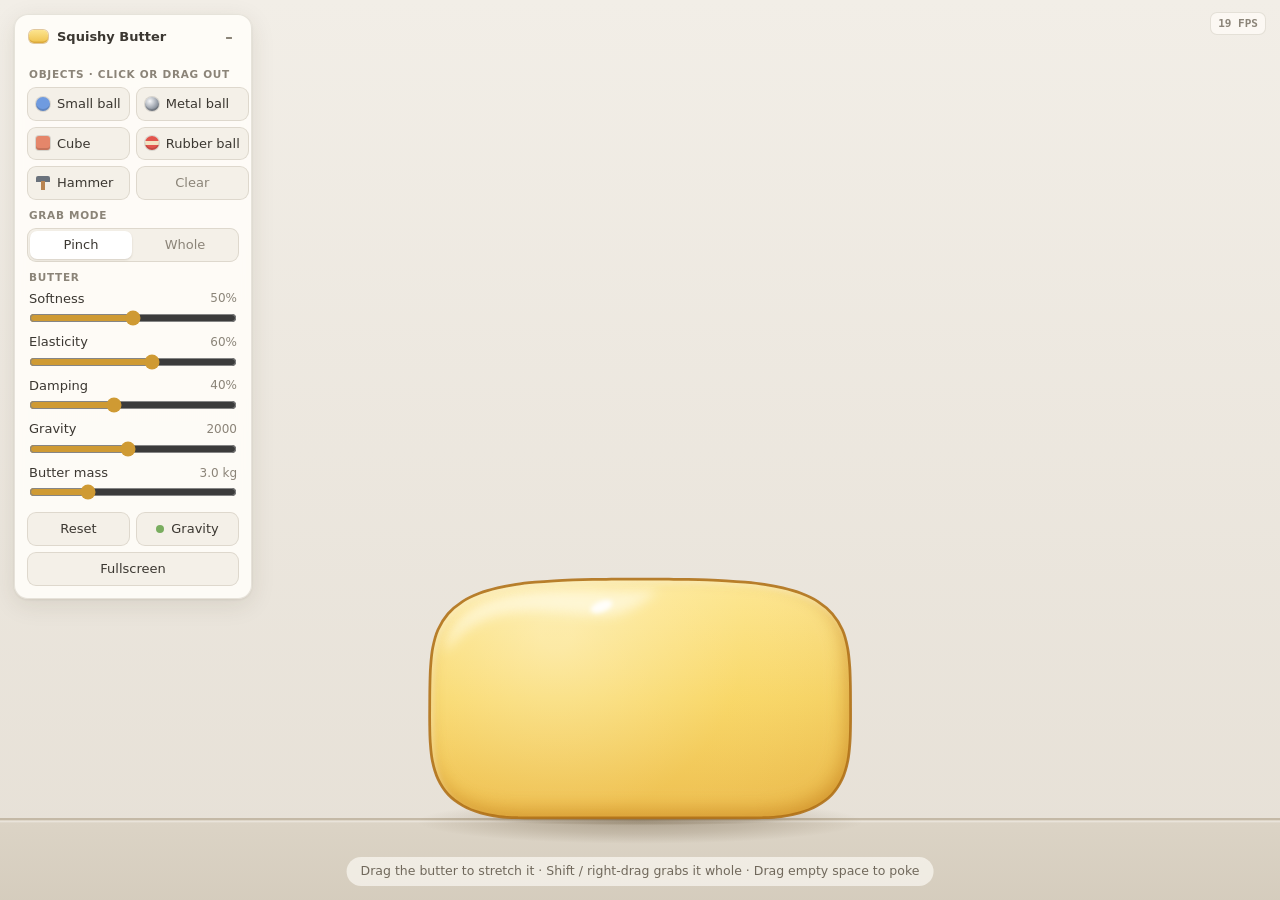
<file: squishy-butter.html>
<!DOCTYPE html>
<html lang="en">
<head>
<meta charset="UTF-8" />
<meta name="viewport" content="width=device-width, initial-scale=1, viewport-fit=cover" />
<title>Squishy Butter</title>
<style>
  :root {
    --ink: #3b3731;
    --muted: #8b8478;
    --panel: rgba(255, 253, 249, 0.9);
    --line: rgba(70, 55, 30, 0.13);
    --btn: #f4f0e8;
    --btn-hover: #ece6da;
    --btn-active: #e2dacb;
    --accent: #cf9a33;
  }
  * { box-sizing: border-box; }
  html, body {
    margin: 0; height: 100%; overflow: hidden; background: #ebe7df; color: var(--ink);
    font: 13px/1.35 system-ui, -apple-system, "Segoe UI", Roboto, Helvetica, Arial, sans-serif;
    -webkit-user-select: none; user-select: none; -webkit-tap-highlight-color: transparent;
  }
  #stage { position: fixed; inset: 0; width: 100%; height: 100%; display: block; touch-action: none; }

  #panel {
    position: fixed; top: 14px; left: 14px; width: 238px; z-index: 2;
    background: var(--panel); border: 1px solid var(--line); border-radius: 14px;
    box-shadow: 0 6px 24px rgba(60, 45, 20, 0.10), 0 1px 3px rgba(60, 45, 20, 0.08);
    -webkit-backdrop-filter: blur(6px); backdrop-filter: blur(6px);
    max-height: calc(100% - 28px); overflow: auto;
  }
  #panel .head { display: flex; align-items: center; justify-content: space-between; padding: 9px 9px 9px 14px; font-weight: 600; }
  #panel .title { display: flex; align-items: center; gap: 9px; }
  #panel .logo {
    width: 19px; height: 13px; border-radius: 5px; background: linear-gradient(#fce48f, #efc24c);
    box-shadow: inset 0 -1.5px 0 rgba(180, 120, 20, .35), 0 0 0 1px rgba(180, 120, 20, .4);
  }
  .icon-btn {
    width: 26px; height: 26px; border: none; border-radius: 8px; background: transparent; color: var(--muted);
    font: 600 15px/1 system-ui, sans-serif; cursor: pointer;
  }
  .icon-btn:hover { background: var(--btn-hover); color: var(--ink); }
  #panel .body { padding: 0 12px 12px; }
  #panel.collapsed .body { display: none; }
  .label { font-size: 10.5px; text-transform: uppercase; letter-spacing: .7px; color: var(--muted); margin: 8px 2px 6px; font-weight: 650; }
  .grid2 { display: grid; grid-template-columns: 1fr 1fr; gap: 6px; }
  button.b {
    appearance: none; border: 1px solid var(--line); background: var(--btn); color: var(--ink);
    border-radius: 9px; padding: 7px 8px; font: inherit; cursor: pointer; display: flex; align-items: center;
    gap: 7px; justify-content: flex-start; transition: background .12s, transform .06s; touch-action: none; white-space: nowrap;
  }
  button.b:hover { background: var(--btn-hover); }
  button.b:active { background: var(--btn-active); transform: translateY(1px); }
  button:focus { outline: none; }
  button:focus-visible { outline: 2px solid rgba(207, 154, 51, 0.7); outline-offset: 1px; }
  button.b.center { justify-content: center; }
  button.b.muted { color: var(--muted); justify-content: center; }
  .sw { width: 14px; height: 14px; border-radius: 50%; flex: none; box-shadow: inset 0 -2px 0 rgba(0, 0, 0, .14), 0 0 0 1px rgba(0, 0, 0, .12); }
  .sw-small { background: #6f9be0; }
  .sw-metal { background: radial-gradient(circle at 35% 30%, #f6f7f9, #9aa1ab 55%, #555c66); }
  .sw-cube { border-radius: 3px; background: #e5866a; }
  .sw-rubber { background: linear-gradient(#e2554d 0 36%, #f3e2c2 36% 64%, #e2554d 64%); }
  .sw-hammer {
    border-radius: 2px; box-shadow: none;
    background: linear-gradient(90deg, transparent 0 38%, #b98451 38% 62%, transparent 62%) 0 5px / 100% 9px no-repeat,
                linear-gradient(#6a727c, #6a727c) 0 0 / 100% 6px no-repeat;
  }
  .seg { display: grid; grid-template-columns: 1fr 1fr; background: var(--btn); border: 1px solid var(--line); border-radius: 9px; padding: 2px; gap: 2px; }
  .seg button { border: none; background: transparent; border-radius: 7px; padding: 5px 0; font: inherit; color: var(--muted); cursor: pointer; }
  .seg button.on { background: #fff; color: var(--ink); box-shadow: 0 1px 2px rgba(60, 45, 20, .16); }
  .slider { display: grid; grid-template-columns: 1fr auto; align-items: center; margin: 5px 2px 1px; }
  .slider output { color: var(--muted); font-variant-numeric: tabular-nums; font-size: 12px; }
  .slider input { grid-column: 1 / -1; width: 100%; margin: 3px 0 2px; accent-color: var(--accent); cursor: pointer; }
  .row { display: grid; grid-template-columns: 1fr 1fr; gap: 6px; margin-top: 10px; }
  .row .wide { grid-column: 1 / -1; }
  .dot { width: 8px; height: 8px; border-radius: 50%; background: #c9c1b3; flex: none; }
  .on > .dot { background: #79ad5f; }
  #fps {
    position: fixed; top: 12px; right: 14px; z-index: 2; pointer-events: none;
    font: 600 11px/1 ui-monospace, SFMono-Regular, Menlo, Consolas, monospace; color: var(--muted);
    background: rgba(255, 253, 249, .72); border: 1px solid var(--line); border-radius: 7px; padding: 5px 7px;
  }
  #hint {
    position: fixed; left: 50%; bottom: 14px; transform: translateX(-50%); z-index: 1; pointer-events: none;
    color: rgba(70, 60, 45, .75); font-size: 12.5px; background: rgba(255, 253, 249, .62);
    border-radius: 999px; padding: 6px 14px; transition: opacity 1.2s; white-space: nowrap;
  }
  #hint.gone { opacity: 0; }
  @media (max-width: 640px) {
    #panel { width: 214px; top: 10px; left: 10px; }
    #hint { white-space: normal; width: calc(100% - 32px); text-align: center; border-radius: 12px; }
  }
</style>
</head>
<body>
<canvas id="stage"></canvas>

<div id="panel">
  <div class="head">
    <span class="title"><span class="logo"></span>Squishy Butter</span>
    <button id="collapse" class="icon-btn" title="Hide / show panel (H)">–</button>
  </div>
  <div class="body">
    <div class="label">Objects · click or drag out</div>
    <div class="grid2">
      <button class="b spawn" data-kind="small" title="Small ball (1)"><i class="sw sw-small"></i>Small ball</button>
      <button class="b spawn" data-kind="metal" title="Heavy metal ball (2)"><i class="sw sw-metal"></i>Metal ball</button>
      <button class="b spawn" data-kind="cube" title="Cube (3)"><i class="sw sw-cube"></i>Cube</button>
      <button class="b spawn" data-kind="rubber" title="Rubber ball (4)"><i class="sw sw-rubber"></i>Rubber ball</button>
      <button class="b spawn" data-kind="hammer" title="Hammer (5)"><i class="sw sw-hammer"></i>Hammer</button>
      <button class="b muted" id="clearObjects" title="Remove all objects">Clear</button>
    </div>

    <div class="label">Grab mode</div>
    <div class="seg" id="grabSeg">
      <button data-mode="pinch" class="on" title="Grab the exact spot and stretch it">Pinch</button>
      <button data-mode="whole" title="Grab the whole butter to fling it (or Shift / right-drag)">Whole</button>
    </div>

    <div class="label">Butter</div>
    <label class="slider"><span>Softness</span><output id="softnessOut"></output>
      <input type="range" id="softness" min="0" max="1" step="0.01" value="0.5"></label>
    <label class="slider"><span>Elasticity</span><output id="elasticityOut"></output>
      <input type="range" id="elasticity" min="0" max="1" step="0.01" value="0.6"></label>
    <label class="slider"><span>Damping</span><output id="dampingOut"></output>
      <input type="range" id="damping" min="0" max="1" step="0.01" value="0.4"></label>
    <label class="slider"><span>Gravity</span><output id="gravityOut"></output>
      <input type="range" id="gravity" min="200" max="4000" step="50" value="2000"></label>
    <label class="slider"><span>Butter mass</span><output id="massOut"></output>
      <input type="range" id="mass" min="0.5" max="10" step="0.1" value="3"></label>

    <div class="row">
      <button class="b center" id="resetBtn" title="Reset (R)">Reset</button>
      <button class="b center on" id="gravityBtn" title="Toggle gravity (G)"><i class="dot"></i>Gravity</button>
      <button class="b center wide" id="fullscreenBtn" title="Fullscreen (F)">Fullscreen</button>
    </div>
  </div>
</div>

<div id="fps">-- FPS</div>
<div id="hint">Drag the butter to stretch it · Shift / right-drag grabs it whole · Drag empty space to poke</div>

<script>
(() => {
'use strict';

/* =========================================================================
   1. PHYSICS
   World, parameters, math helpers, rigid bodies and the generic XPBD
   contact solver. Everything is simulated in "world units" (≈ CSS px at
   scale 1) with a fixed time step split into small XPBD substeps.
   ========================================================================= */

const STEP_DT = 1 / 120;          // fixed physics step (s)
const SUBSTEPS = 8;               // XPBD substeps per step → 960 Hz solver
const MAX_STEPS_PER_FRAME = 5;    // avoid the spiral of death on slow frames
const MAX_PARTICLE_SPEED = 6000;  // world units / s
const MAX_BODY_SPEED = 5500;
const MAX_BODY_SPIN = 45;         // rad / s
const BOUNCE_MIN_SPEED = 70;      // slower impacts don't bounce (prevents jitter)
const TAU = Math.PI * 2;

const world = { w: 1000, h: 700, floorY: 640, scale: 1, dpr: 1 };
const params = { softness: 0.5, elasticity: 0.6, damping: 0.4, gravity: 2000, mass: 3, gravityOn: true };
const gravity = () => (params.gravityOn ? params.gravity : 0);

const clamp = (v, lo, hi) => (v < lo ? lo : v > hi ? hi : v);
const lerp = (a, b, t) => a + (b - a) * t;

// ---------- Rigid bodies (objects and the "finger" poker) ----------
class Body {
  constructor(kind, parts, mass, inertia, opts) {
    this.kind = kind;
    this.parts = parts;
    this.m = mass; this.invM = mass > 0 ? 1 / mass : 0;
    this.I = inertia; this.invI = inertia > 0 && isFinite(inertia) ? 1 / inertia : 0;
    this.e = opts.restitution;            // bounciness
    this.mu = opts.friction;              // friction coefficient
    this.radius = opts.radius;            // bounding radius (broad phase)
    this.comX = opts.comX || 0;           // COM offset in design coordinates (drawing)
    this.comY = opts.comY || 0;
    this.x = 0; this.y = 0; this.a = 0;   // pose
    this.vx = 0; this.vy = 0; this.w = 0; // velocity
    this.px = 0; this.py = 0; this.pa = 0; // pose at substep start
    this.sx = 0; this.sy = 0; this.sa = 0; // pose at step start (render interpolation)
    this.svx = 0; this.svy = 0;            // velocity at step start (impact detection)
    this.held = false;
    this.noGravity = false;
  }
  // Refresh world-space geometry caches after the pose changed.
  updateWorld() {
    const c = Math.cos(this.a), s = Math.sin(this.a), x = this.x, y = this.y;
    for (const p of this.parts) {
      if (p.type === 0) { p.wx = x + c * p.ox - s * p.oy; p.wy = y + s * p.ox + c * p.oy; continue; }
      const lv = p.lv, wv = p.wv, ln = p.ln, wn = p.wn, ls = p.ls, ws = p.ws;
      let minX = Infinity, minY = Infinity, maxX = -Infinity, maxY = -Infinity;
      for (let k = 0; k < lv.length; k += 2) {
        const vx = x + c * lv[k] - s * lv[k + 1], vy = y + s * lv[k] + c * lv[k + 1];
        wv[k] = vx; wv[k + 1] = vy;
        wn[k] = c * ln[k] - s * ln[k + 1]; wn[k + 1] = s * ln[k] + c * ln[k + 1];
        if (vx < minX) minX = vx; if (vx > maxX) maxX = vx;
        if (vy < minY) minY = vy; if (vy > maxY) maxY = vy;
      }
      for (let k = 0; k < ls.length; k += 2) {
        ws[k] = x + c * ls[k] - s * ls[k + 1]; ws[k + 1] = y + s * ls[k] + c * ls[k + 1];
      }
      p.minX = minX; p.minY = minY; p.maxX = maxX; p.maxY = maxY;
    }
  }
}

function circlePart(ox, oy, r) { return { type: 0, ox, oy, r, wx: 0, wy: 0 }; }

// Convex polygon part. Vertices are ordered so the shoelace area is positive,
// which makes (dy, -dx) the outward normal of every edge.
function polyPart(verts) {
  const n = verts.length / 2;
  const lv = new Float64Array(verts), ln = new Float64Array(2 * n);
  const samples = [];
  for (let k = 0; k < n; k++) {
    const j = (k + 1) % n;
    const dx = lv[2 * j] - lv[2 * k], dy = lv[2 * j + 1] - lv[2 * k + 1], L = Math.hypot(dx, dy);
    ln[2 * k] = dy / L; ln[2 * k + 1] = -dx / L;
    // perimeter sample points, used to test the polygon against the butter outline
    const m = Math.max(1, Math.ceil(L / 8));
    for (let q = 0; q < m; q++) samples.push(lv[2 * k] + dx * q / m, lv[2 * k + 1] + dy * q / m);
  }
  const ls = new Float64Array(samples);
  return { type: 1, n, lv, ln, ls, wv: new Float64Array(2 * n), wn: new Float64Array(2 * n),
           ws: new Float64Array(ls.length), minX: 0, minY: 0, maxX: 0, maxY: 0 };
}
function boxPart(ox, oy, hw, hh) {
  return polyPart([ox - hw, oy - hh, ox + hw, oy - hh, ox + hw, oy + hh, ox - hw, oy + hh]);
}

// Builds a (possibly compound) rigid body; parts are re-centred on the centre of mass.
function buildBody(kind, spec, props) {
  let M = 0, cx = 0, cy = 0;
  for (const s of spec) { M += s.m; cx += s.x * s.m; cy += s.y * s.m; }
  cx /= M; cy /= M;
  let I = 0, rad = 0;
  const parts = [];
  for (const s of spec) {
    const dx = s.x - cx, dy = s.y - cy, d2 = dx * dx + dy * dy;
    if (s.shape === 'circle') {
      I += s.m * (0.5 * s.r * s.r + d2);
      parts.push(circlePart(dx, dy, s.r));
      rad = Math.max(rad, Math.sqrt(d2) + s.r);
    } else {
      I += s.m * ((4 * s.hw * s.hw + 4 * s.hh * s.hh) / 12 + d2);
      parts.push(boxPart(dx, dy, s.hw, s.hh));
      rad = Math.max(rad, Math.sqrt(d2) + Math.hypot(s.hw, s.hh));
    }
  }
  return new Body(kind, parts, M, props.noRotation ? Infinity : I,
    { restitution: props.restitution, friction: props.friction, radius: rad, comX: cx, comY: cy });
}

// ---------- Generic XPBD contact solver ----------
// A contact connects two "sides". A side can be the static world, a rigid body
// (with a lever arm), a single butter particle, or a point on a butter outline
// edge (two particles blended by t). This lets every collision type share the
// same position solve, friction and restitution code.
const K_STATIC = 0, K_BODY = 1, K_PART = 2, K_EDGE = 3;
const newSide = () => ({ k: 0, b: null, i: 0, j: 0, t: 0, rx: 0, ry: 0 });
const SA = newSide(), SB = newSide();
let tmpX = 0, tmpY = 0;

// butter particle arrays (allocated in section 2, used by the solver)
let BX, BY, BPX, BPY, BVX, BVY, BW, BSX, BSY, RX, RY;

function setStatic(s) { s.k = K_STATIC; s.b = null; }
function setBody(s, b, px, py) { s.k = K_BODY; s.b = b; s.rx = px - b.x; s.ry = py - b.y; }
function setParticle(s, i) { s.k = K_PART; s.i = i; }
function setEdge(s, i, j, t) { s.k = K_EDGE; s.i = i; s.j = j; s.t = t; }

function sideInvMass(s, nx, ny) {
  switch (s.k) {
    case K_BODY: { const b = s.b, rn = s.rx * ny - s.ry * nx; return b.invM + b.invI * rn * rn; }
    case K_PART: return BW[s.i];
    case K_EDGE: { const u = 1 - s.t; return BW[s.i] * u * u + BW[s.j] * s.t * s.t; }
    default: return 0;
  }
}
function sideMove(s, Px, Py) {           // apply a positional impulse
  switch (s.k) {
    case K_BODY: { const b = s.b; b.x += Px * b.invM; b.y += Py * b.invM; b.a += b.invI * (s.rx * Py - s.ry * Px); break; }
    case K_PART: BX[s.i] += Px * BW[s.i]; BY[s.i] += Py * BW[s.i]; break;
    case K_EDGE: {
      const u = 1 - s.t, i = s.i, j = s.j;
      BX[i] += Px * BW[i] * u; BY[i] += Py * BW[i] * u;
      BX[j] += Px * BW[j] * s.t; BY[j] += Py * BW[j] * s.t;
      break;
    }
  }
}
function sideDisp(s) {                   // displacement of the contact point during this substep
  switch (s.k) {
    case K_BODY: { const b = s.b, da = b.a - b.pa; tmpX = b.x - b.px - da * s.ry; tmpY = b.y - b.py + da * s.rx; break; }
    case K_PART: tmpX = BX[s.i] - BPX[s.i]; tmpY = BY[s.i] - BPY[s.i]; break;
    case K_EDGE: {
      const u = 1 - s.t, i = s.i, j = s.j;
      tmpX = u * (BX[i] - BPX[i]) + s.t * (BX[j] - BPX[j]);
      tmpY = u * (BY[i] - BPY[i]) + s.t * (BY[j] - BPY[j]);
      break;
    }
    default: tmpX = 0; tmpY = 0;
  }
}
function sideVel(s) {
  switch (s.k) {
    case K_BODY: { const b = s.b; tmpX = b.vx - b.w * s.ry; tmpY = b.vy + b.w * s.rx; break; }
    case K_PART: tmpX = BVX[s.i]; tmpY = BVY[s.i]; break;
    case K_EDGE: { const u = 1 - s.t; tmpX = u * BVX[s.i] + s.t * BVX[s.j]; tmpY = u * BVY[s.i] + s.t * BVY[s.j]; break; }
    default: tmpX = 0; tmpY = 0;
  }
}
function sideImpulse(s, Jx, Jy) {        // apply a velocity impulse
  switch (s.k) {
    case K_BODY: { const b = s.b; b.vx += Jx * b.invM; b.vy += Jy * b.invM; b.w += b.invI * (s.rx * Jy - s.ry * Jx); break; }
    case K_PART: BVX[s.i] += Jx * BW[s.i]; BVY[s.i] += Jy * BW[s.i]; break;
    case K_EDGE: {
      const u = 1 - s.t, i = s.i, j = s.j;
      BVX[i] += Jx * BW[i] * u; BVY[i] += Jy * BW[i] * u;
      BVX[j] += Jx * BW[j] * s.t; BVY[j] += Jy * BW[j] * s.t;
      break;
    }
  }
}

// Impacting contacts are remembered so restitution can be applied after the
// velocities have been derived from the corrected positions.
const bounceRecs = [];
let bounceCount = 0;
function copySide(d, s) { d.k = s.k; d.b = s.b; d.i = s.i; d.j = s.j; d.t = s.t; d.rx = s.rx; d.ry = s.ry; }
function recordBounce(nx, ny, vnPre, e) {
  let r = bounceRecs[bounceCount];
  if (!r) { r = { A: newSide(), B: newSide(), nx: 0, ny: 0, vnPre: 0, e: 0 }; bounceRecs.push(r); }
  copySide(r.A, SA); copySide(r.B, SB);
  r.nx = nx; r.ny = ny; r.vnPre = vnPre; r.e = e;
  bounceCount++;
}

// Resolve a penetration `depth` along normal n (pointing from side A to side B).
// Position-level static/kinetic friction is applied right after the normal push.
function resolveContact(nx, ny, depth, muS, muK, e) {
  const wA = sideInvMass(SA, nx, ny), wB = sideInvMass(SB, nx, ny), wSum = wA + wB;
  if (wSum < 1e-12 || depth <= 0) return 0;
  let vnPre = 0;
  if (e > 0) { sideVel(SB); const bx = tmpX, by = tmpY; sideVel(SA); vnPre = (bx - tmpX) * nx + (by - tmpY) * ny; }
  const dl = depth / wSum;
  sideMove(SA, -nx * dl, -ny * dl);
  sideMove(SB, nx * dl, ny * dl);
  if (muS > 0) {
    sideDisp(SB); let rx = tmpX, ry = tmpY;
    sideDisp(SA); rx -= tmpX; ry -= tmpY;
    const rn = rx * nx + ry * ny;
    let tx = rx - rn * nx, ty = ry - rn * ny;
    const tl = Math.sqrt(tx * tx + ty * ty);
    if (tl > 1e-9) {
      tx /= tl; ty /= tl;
      const corr = tl < muS * depth ? tl : Math.min(muK * depth, tl);
      const wt = sideInvMass(SA, tx, ty) + sideInvMass(SB, tx, ty);
      if (wt > 1e-12) { const d = corr / wt; sideMove(SA, tx * d, ty * d); sideMove(SB, -tx * d, -ty * d); }
    }
  }
  if (e > 0 && vnPre < -BOUNCE_MIN_SPEED) recordBounce(nx, ny, vnPre, e);
  return dl;
}

// Velocity pass: give impacting contacts their restitution.
function solveBounces() {
  for (let k = 0; k < bounceCount; k++) {
    const r = bounceRecs[k], nx = r.nx, ny = r.ny;
    sideVel(r.B); const bx = tmpX, by = tmpY;
    sideVel(r.A);
    const vn = (bx - tmpX) * nx + (by - tmpY) * ny;
    const target = -r.e * r.vnPre;
    if (vn >= target) continue;
    const W = sideInvMass(r.A, nx, ny) + sideInvMass(r.B, nx, ny);
    if (W < 1e-12) continue;
    const J = (target - vn) / W;
    sideImpulse(r.A, -nx * J, -ny * J);
    sideImpulse(r.B, nx * J, ny * J);
  }
  bounceCount = 0;
}

/* =========================================================================
   2. SOFT-BODY SIMULATION
   The butter is a triangulated particle mesh (Delaunay over a hex lattice)
   solved with small-step XPBD:
     • distance constraints on every mesh edge, plus softer shear springs and
       outline bending springs, with smooth strain limiting and viscous damping
     • per-triangle area constraints (local volume) that stiffen near collapse
     • one global area constraint on the outline (pressure / volume)
     • outline curvature memory (keeps the silhouette smooth, never polygonal)
     • global shape matching toward a plastic rest shape (shape memory)
   The plastic rest shape slowly creeps toward the current shape under
   sustained load and slowly recovers, giving slow-rise squishy behaviour.
   A watchdog detects tangles (inverted triangles / self-crossing outline)
   and temporarily boosts shape memory until the mesh has unfolded.
   ========================================================================= */

const HALF_W = 165, HALF_H = 98, OUTLINE_EXP = 4.0;  // rest outline: a soft superellipse "pat" of butter
const EDGE_SPACING = 15;                              // outline particle spacing
const LATTICE = 19;                                   // interior particle spacing
const MAX_PLASTIC = 45;                               // max plastic offset per particle
const STICK_SQUASH = 0.14;                            // global squash level where the butter starts sticking to the floor
const STICK_LOAD = 45;                                // … or local floor pressure (in particle weights)
const STICK_RANGE = 11;                               // how far a stuck particle can be pulled before letting go
const STICK_STRENGTH = 13;                            // adhesion per particle, in particle weights
const STICK_DECAY = 0.7;                              // stickiness fades over time (1/s)

const butter = {
  n: 0, nb: 0, orient: 1,
  restX: null, restY: null, plX: null, plY: null,
  edges: null, edgeRest: null, edgeKind: null, ne: 0,
  tris: null, triArea: null, nt: 0,
  area0: 0, gradX: null, gradY: null,
  aqqInv: [1, 0, 0, 1],
  stick: null, onFloor: null,
  cx: 0, cy: 0, angle: 0, squash: 0, vcx: 0, vcy: 0,
  inverted: 0, tangleTime: 0, smBoost: 0, rescue: false,   // tangle detection → temporary extra shape memory
  grid: null,
  massSet: -1,
  aEdge: 0, aShear: 0, aRing: 0, aBend: 0, aTri: 0, smK: 0, creep: 0, recover: 0, dampK: 0, tau: 0,
};

function outlineRadius(ang) {            // polar radius of the rest outline
  const c = Math.abs(Math.cos(ang)), s = Math.abs(Math.sin(ang));
  return 1 / Math.pow(Math.pow(c / HALF_W, OUTLINE_EXP) + Math.pow(s / HALF_H, OUTLINE_EXP), 1 / OUTLINE_EXP);
}

function distToClosedPolyline(x, y, xs, ys, n) {
  let best = Infinity;
  for (let i = 0; i < n; i++) {
    const j = (i + 1) % n, ax = xs[i], ay = ys[i], ex = xs[j] - ax, ey = ys[j] - ay;
    const t = clamp(((x - ax) * ex + (y - ay) * ey) / (ex * ex + ey * ey), 0, 1);
    const dx = x - ax - ex * t, dy = y - ay - ey * t;
    best = Math.min(best, dx * dx + dy * dy);
  }
  return Math.sqrt(best);
}

// Bowyer–Watson Delaunay triangulation (run once to mesh the butter).
function delaunay(px, py) {
  const n = px.length;
  let minX = Infinity, minY = Infinity, maxX = -Infinity, maxY = -Infinity;
  for (let i = 0; i < n; i++) {
    minX = Math.min(minX, px[i]); maxX = Math.max(maxX, px[i]);
    minY = Math.min(minY, py[i]); maxY = Math.max(maxY, py[i]);
  }
  const d = Math.max(maxX - minX, maxY - minY) * 200, mx = (minX + maxX) / 2, my = (minY + maxY) / 2;
  const X = px.concat([mx - d, mx, mx + d]), Y = py.concat([my - d, my + d, my - d]);
  const tri = (a, b, c) => {
    const ax = X[a], ay = Y[a], bx = X[b], by = Y[b], cx = X[c], cy = Y[c];
    const D = 2 * (ax * (by - cy) + bx * (cy - ay) + cx * (ay - by));
    const a2 = ax * ax + ay * ay, b2 = bx * bx + by * by, c2 = cx * cx + cy * cy;
    const ux = (a2 * (by - cy) + b2 * (cy - ay) + c2 * (ay - by)) / D;
    const uy = (a2 * (cx - bx) + b2 * (ax - cx) + c2 * (bx - ax)) / D;
    return { a, b, c, x: ux, y: uy, r2: (ax - ux) * (ax - ux) + (ay - uy) * (ay - uy) };
  };
  let tris = [tri(n, n + 1, n + 2)];
  for (let i = 0; i < n; i++) {
    const x = X[i], y = Y[i], keep = [], edges = [];
    for (const t of tris) {
      const dx = t.x - x, dy = t.y - y;
      if (dx * dx + dy * dy < t.r2) edges.push(t.a, t.b, t.b, t.c, t.c, t.a); else keep.push(t);
    }
    const count = new Map();
    for (let k = 0; k < edges.length; k += 2) {
      const a = edges[k], b = edges[k + 1], key = a < b ? a * 100003 + b : b * 100003 + a;
      count.set(key, (count.get(key) || 0) + 1);
    }
    for (let k = 0; k < edges.length; k += 2) {
      const a = edges[k], b = edges[k + 1], key = a < b ? a * 100003 + b : b * 100003 + a;
      if (count.get(key) === 1) keep.push(tri(a, b, i));
    }
    tris = keep;
  }
  return tris.filter(t => t.a < n && t.b < n && t.c < n).map(t => [t.a, t.b, t.c]);
}

function buildButterMesh() {
  // --- outline: points evenly spaced by arc length on the superellipse ---
  const SAMPLES = 4000, sx = [], sy = [], cum = [0];
  for (let k = 0; k <= SAMPLES; k++) {
    const t = k / SAMPLES * TAU, r = outlineRadius(t);
    sx.push(r * Math.cos(t)); sy.push(r * Math.sin(t));
    if (k) cum.push(cum[k - 1] + Math.hypot(sx[k] - sx[k - 1], sy[k] - sy[k - 1]));
  }
  const perim = cum[SAMPLES], nb = Math.round(perim / EDGE_SPACING);
  const px = [], py = [];
  let seg = 0;
  for (let k = 0; k < nb; k++) {
    const target = k / nb * perim;
    while (cum[seg + 1] < target) seg++;
    const u = (target - cum[seg]) / (cum[seg + 1] - cum[seg]);
    px.push(sx[seg] + (sx[seg + 1] - sx[seg]) * u);
    py.push(sy[seg] + (sy[seg + 1] - sy[seg]) * u);
  }
  // --- interior: hexagonal lattice kept a little away from the outline ---
  const rowH = LATTICE * Math.sqrt(3) / 2, rows = Math.ceil(HALF_H / rowH) + 1, cols = Math.ceil(HALF_W / LATTICE) + 1;
  let jit = 0;
  for (let r = -rows; r <= rows; r++) {
    const y = r * rowH, off = (r & 1) ? LATTICE / 2 : 0;
    for (let c = -cols; c <= cols; c++) {
      const x = c * LATTICE + off;
      if (Math.pow(Math.abs(x) / HALF_W, OUTLINE_EXP) + Math.pow(Math.abs(y) / HALF_H, OUTLINE_EXP) >= 1) continue;
      if (distToClosedPolyline(x, y, px, py, nb) < LATTICE * 0.6) continue;
      jit++;
      px.push(x + 0.2 * Math.sin(jit * 12.9898)); py.push(y + 0.2 * Math.cos(jit * 78.233));
    }
  }
  const n = px.length;

  // --- triangles (consistently oriented, slivers dropped) ---
  const T = [];
  for (const [a, b, c] of delaunay(px, py)) {
    const ar = 0.5 * ((px[b] - px[a]) * (py[c] - py[a]) - (px[c] - px[a]) * (py[b] - py[a]));
    if (Math.abs(ar) < 2) continue;
    if (ar > 0) T.push(a, b, c); else T.push(a, c, b);
  }

  // --- edges + the two opposite vertices of each edge (for shear springs) ---
  const edgeMap = new Map(), E = [], opp = [];
  const key = (a, b) => (a < b ? a * n + b : b * n + a);
  const addEdge = (a, b, o) => {
    const k0 = key(a, b);
    let k = edgeMap.get(k0);
    if (k === undefined) { k = E.length / 2; edgeMap.set(k0, k); E.push(Math.min(a, b), Math.max(a, b)); opp.push(o, -1); }
    else if (opp[2 * k + 1] < 0 && o >= 0) opp[2 * k + 1] = o;
  };
  for (let t = 0; t < T.length; t += 3) {
    addEdge(T[t], T[t + 1], T[t + 2]); addEdge(T[t + 1], T[t + 2], T[t]); addEdge(T[t + 2], T[t], T[t + 1]);
  }
  for (let i = 0; i < nb; i++) addEdge(i, (i + 1) % nb, -1);     // outline ring always connected
  const nStruct = E.length / 2, shear = [];
  for (let k = 0; k < nStruct; k++) {
    const a = opp[2 * k], b = opp[2 * k + 1];
    if (a >= 0 && b >= 0 && !edgeMap.has(key(a, b))) { edgeMap.set(key(a, b), -1); shear.push(a, b); }
  }
  const nShear = shear.length / 2;
  // outline "bending" springs (skip one / skip two) keep the silhouette smooth instead of crumpling
  for (const skip of [2, 3]) {
    for (let i = 0; i < nb; i++) {
      const j = (i + skip) % nb;
      if (!edgeMap.has(key(i, j))) { edgeMap.set(key(i, j), -1); shear.push(i, j); }
    }
  }

  // --- rest shape centred on its centre of mass ---
  let mx = 0, my = 0;
  for (let i = 0; i < n; i++) { mx += px[i]; my += py[i]; }
  mx /= n; my /= n;
  butter.n = n; butter.nb = nb;
  butter.restX = new Float64Array(n); butter.restY = new Float64Array(n);
  for (let i = 0; i < n; i++) { butter.restX[i] = px[i] - mx; butter.restY[i] = py[i] - my; }
  butter.plX = Float64Array.from(butter.restX); butter.plY = Float64Array.from(butter.restY);

  butter.ne = nStruct + shear.length / 2;
  butter.edges = new Int32Array(E.concat(shear));
  // edge kinds: 0 interior, 1 shear, 2 outline ring, 3 outline bending
  butter.edgeKind = new Uint8Array(butter.ne);
  for (let k = 0; k < butter.ne; k++) {
    const a = butter.edges[2 * k], b = butter.edges[2 * k + 1];
    if (k >= nStruct + nShear) butter.edgeKind[k] = 3;
    else if (k >= nStruct) butter.edgeKind[k] = 1;
    else if (a < nb && b < nb && (b - a === 1 || b - a === nb - 1)) butter.edgeKind[k] = 2;
  }
  butter.edgeRest = new Float64Array(butter.ne);
  updateEdgeRest(butter.restX, butter.restY);

  butter.nt = T.length / 3;
  butter.tris = new Int32Array(T);
  butter.triArea = new Float64Array(butter.nt);
  const qx = butter.restX, qy = butter.restY;
  for (let k = 0; k < butter.nt; k++) {
    const a = T[3 * k], b = T[3 * k + 1], c = T[3 * k + 2];
    butter.triArea[k] = 0.5 * ((qx[b] - qx[a]) * (qy[c] - qy[a]) - (qx[c] - qx[a]) * (qy[b] - qy[a]));
  }
  let A = 0;
  for (let i = 0; i < nb; i++) { const j = (i + 1) % nb; A += qx[i] * qy[j] - qx[j] * qy[i]; }
  butter.area0 = 0.5 * A;
  butter.orient = A > 0 ? 1 : -1;
  butter.gradX = new Float64Array(nb); butter.gradY = new Float64Array(nb);
  butter.curveA = new Float64Array(nb); butter.curveB = new Float64Array(nb);

  // shape-matching moment matrix (for measuring squash)
  let s11 = 0, s12 = 0, s22 = 0;
  for (let i = 0; i < n; i++) { s11 += qx[i] * qx[i]; s12 += qx[i] * qy[i]; s22 += qy[i] * qy[i]; }
  const det = s11 * s22 - s12 * s12;
  butter.aqqInv = [s22 / det, -s12 / det, -s12 / det, s11 / det];

  BX = new Float64Array(n); BY = new Float64Array(n); BPX = new Float64Array(n); BPY = new Float64Array(n);
  BVX = new Float64Array(n); BVY = new Float64Array(n); BW = new Float64Array(n);
  BSX = new Float64Array(n); BSY = new Float64Array(n); RX = new Float64Array(n); RY = new Float64Array(n);
  butter.stick = new Float64Array(n); butter.onFloor = new Uint8Array(n);
  buildRestGrid();
}

function updateEdgeRest(qx, qy) {
  const E = butter.edges, R = butter.edgeRest;
  for (let k = 0; k < butter.ne; k++) {
    const i = E[2 * k], j = E[2 * k + 1];
    R[k] = Math.hypot(qx[i] - qx[j], qy[i] - qy[j]);
  }
}

// Spatial grid over the rest-space triangles; used to map rest-space points
// (highlights) onto the deformed body.
function buildRestGrid() {
  const qx = butter.restX, qy = butter.restY, T = butter.tris, cs = 20;
  let minX = Infinity, minY = Infinity, maxX = -Infinity, maxY = -Infinity;
  for (let i = 0; i < butter.n; i++) {
    minX = Math.min(minX, qx[i]); maxX = Math.max(maxX, qx[i]);
    minY = Math.min(minY, qy[i]); maxY = Math.max(maxY, qy[i]);
  }
  const x0 = minX - 1, y0 = minY - 1;
  const cols = Math.ceil((maxX - x0 + 1) / cs), rows = Math.ceil((maxY - y0 + 1) / cs);
  const cells = Array.from({ length: cols * rows }, () => []);
  for (let k = 0; k < butter.nt; k++) {
    const a = T[3 * k], b = T[3 * k + 1], c = T[3 * k + 2];
    const c0 = Math.floor((Math.min(qx[a], qx[b], qx[c]) - x0) / cs), c1 = Math.floor((Math.max(qx[a], qx[b], qx[c]) - x0) / cs);
    const r0 = Math.floor((Math.min(qy[a], qy[b], qy[c]) - y0) / cs), r1 = Math.floor((Math.max(qy[a], qy[b], qy[c]) - y0) / cs);
    for (let r = r0; r <= r1; r++) for (let cc = c0; cc <= c1; cc++) cells[r * cols + cc].push(k);
  }
  butter.grid = { cs, x0, y0, cols, rows, cells };
}

function placeButter(cx, cy) {
  const n = butter.n;
  for (let i = 0; i < n; i++) {
    BX[i] = BPX[i] = BSX[i] = cx + butter.restX[i];
    BY[i] = BPY[i] = BSY[i] = cy + butter.restY[i];
    BVX[i] = BVY[i] = 0;
    butter.stick[i] = 0; butter.onFloor[i] = 0;
  }
  butter.plX.set(butter.restX); butter.plY.set(butter.restY);
  updateEdgeRest(butter.plX, butter.plY);
  updateCurveRest();
  butter.cx = cx; butter.cy = cy; butter.angle = 0; butter.squash = 0; butter.vcx = butter.vcy = 0;
  butter.inverted = 0; butter.tangleTime = 0; butter.smBoost = 0; butter.rescue = false;
}

// Base material constants (scaled by the sliders in deriveParams).
const tune = {
  edge: 6e-3,        // edge compliance
  shear: 3,          // interior shear springs are this much softer
  ring: 0.8,         // outline edges relative to interior edges
  bend: 1.5,         // outline skip-springs relative to interior edges
  curve: 0.035,      // outline curvature memory (per substep): keeps the silhouette smooth, unfolds kinks
  tau: 0.004,        // viscous (strain-rate) damping time at damping slider 0.5 (s)
  sink: 5,           // objects pressing into the butter lose relative speed at this rate (1/s)
  tri: 0.02,         // per-triangle area compliance
  smBase: 0.35,      // shape-memory frequency (Hz) at elasticity 0 …
  smElastic: 1.6,    // … plus this much at elasticity 1
  floorMuS: 0.95,    // butter ↔ floor static friction
  floorMuK: 0.65,    // butter ↔ floor kinetic friction
  stick: 1,          // floor stickiness multiplier
  plastic: 1,        // plasticity (creep) multiplier
  roll: 3.5,         // rolling resistance while resting on the floor (1/s)
  damp: 0.7,         // internal damping at damping slider 0 (1/s) …
  dampRange: 25,     // … multiplied by up to this at slider 1
};

// Slider values → solver parameters.
function deriveParams() {
  if (butter.massSet !== params.mass) {
    const w = butter.n / params.mass;
    BW.fill(w);
    butter.massSet = params.mass;
  }
  const soft = Math.pow(4, (params.softness - 0.5) * 2);   // 0.25× … 4× compliance
  const massK = Math.sqrt(params.mass / 3);                  // heavier butter: a bit stiffer, but slower & saggier
  const E = params.elasticity;
  butter.aEdge = tune.edge * soft / massK;
  butter.aShear = butter.aEdge * tune.shear;
  butter.aRing = butter.aEdge * tune.ring;
  butter.aBend = butter.aEdge * tune.bend;
  butter.aTri = tune.tri * soft / massK;
  const f = (tune.smBase + tune.smElastic * E) / Math.pow(soft, 0.4);   // shape-memory frequency (Hz)
  const om = TAU * f * (STEP_DT / SUBSTEPS);
  butter.smK = Math.min(0.02, om * om);
  butter.creep = (0.08 + 1.6 * (1 - E) * (1 - E)) * tune.plastic;   // how fast sustained deformation "sets"
  butter.recover = 0.2 + 0.85 * E;                                    // how fast the original shape returns
  butter.dampK = tune.damp * Math.pow(tune.dampRange, params.damping);   // internal (jiggle) damping, 1/s
  butter.tau = tune.tau * Math.pow(4, (params.damping - 0.5) * 2);       // viscous damping (works under heavy loads too)
}

// Global shape matching toward the plastic rest shape (also tracks COM + rotation).
function butterShapeMatch() {
  const n = butter.n, plX = butter.plX, plY = butter.plY;
  let cx = 0, cy = 0;
  for (let i = 0; i < n; i++) { cx += BX[i]; cy += BY[i]; }
  cx /= n; cy /= n;
  let a11 = 0, a12 = 0, a21 = 0, a22 = 0;
  for (let i = 0; i < n; i++) {
    const dx = BX[i] - cx, dy = BY[i] - cy, qx = plX[i], qy = plY[i];
    a11 += dx * qx; a12 += dx * qy; a21 += dy * qx; a22 += dy * qy;
  }
  const ang = Math.atan2(a21 - a12, a11 + a22);
  butter.cx = cx; butter.cy = cy; butter.angle = ang;
  const k = Math.max(butter.smK, butter.smBoost), c = Math.cos(ang), s = Math.sin(ang);
  for (let i = 0; i < n; i++) {
    BX[i] += (cx + c * plX[i] - s * plY[i] - BX[i]) * k;
    BY[i] += (cy + s * plX[i] + c * plY[i] - BY[i]) * k;
  }
}

// Distance constraints with smooth strain limiting (stiffens at extreme stretch / compression).
function butterEdges(h) {
  const E = butter.edges, R = butter.edgeRest, K = butter.edgeKind, ne = butter.ne, ih2 = 1 / (h * h);
  const alphas = [butter.aEdge * ih2, butter.aShear * ih2, butter.aRing * ih2, butter.aBend * ih2];
  const gamma = butter.tau / h;     // XPBD stiffness-proportional damping
  for (let k = 0; k < ne; k++) {
    const i = E[2 * k], j = E[2 * k + 1];
    const dx = BX[i] - BX[j], dy = BY[i] - BY[j];
    const d = Math.sqrt(dx * dx + dy * dy);
    if (d < 1e-7) continue;
    const L = R[k], ratio = d / L;
    let a = alphas[K[k]];
    const ex = ratio > 1.8 ? ratio - 1.8 : ratio < 0.6 ? 2 * (0.6 - ratio) : 0;
    if (ex > 0 && !butter.rescue) a /= 1 + 120 * ex * ex;
    const wi = BW[i], wj = BW[j];
    const rate = (dx * (BX[i] - BPX[i] - BX[j] + BPX[j]) + dy * (BY[i] - BPY[i] - BY[j] + BPY[j])) / d;
    const s = (L - d - gamma * rate) / (((1 + gamma) * (wi + wj) + a) * d);
    const cx = dx * s, cy = dy * s;
    BX[i] += wi * cx; BY[i] += wi * cy;
    BX[j] -= wj * cx; BY[j] -= wj * cy;
  }
}

// Outline curvature memory: every outline particle is pulled toward where its rest
// shape puts it relative to its two neighbours (expressed in the frame of the chord
// between them, so it is rotation/scale invariant and knows which side is "out").
function updateCurveRest() {
  const nb = butter.nb, qx = butter.plX, qy = butter.plY;
  for (let i = 0; i < nb; i++) {
    const p = i === 0 ? nb - 1 : i - 1, q = i + 1 === nb ? 0 : i + 1;
    const cx = qx[q] - qx[p], cy = qy[q] - qy[p], c2 = cx * cx + cy * cy;
    const dx = qx[i] - 0.5 * (qx[p] + qx[q]), dy = qy[i] - 0.5 * (qy[p] + qy[q]);
    butter.curveA[i] = (dx * cx + dy * cy) / c2;
    butter.curveB[i] = (dx * -cy + dy * cx) / c2;
  }
}
function butterCurvature() {
  if (butter.rescue) return;
  const nb = butter.nb, ca = butter.curveA, cb = butter.curveB, k = tune.curve;
  for (let i = 0; i < nb; i++) {
    const p = i === 0 ? nb - 1 : i - 1, q = i + 1 === nb ? 0 : i + 1;
    const cx = BX[q] - BX[p], cy = BY[q] - BY[p];
    const tx = 0.5 * (BX[p] + BX[q]) + ca[i] * cx - cb[i] * cy;
    const ty = 0.5 * (BY[p] + BY[q]) + ca[i] * cy + cb[i] * cx;
    const dx = (tx - BX[i]) * k, dy = (ty - BY[i]) * k;
    BX[i] += dx * (2 / 3); BY[i] += dy * (2 / 3);
    BX[p] -= dx / 3; BY[p] -= dy / 3;
    BX[q] -= dx / 3; BY[q] -= dy / 3;
  }
}

// Per-triangle area constraints (compliant, to avoid volumetric locking).
function butterTris(h) {
  const T = butter.tris, A0 = butter.triArea, nt = butter.nt, a = butter.aTri / (h * h);
  for (let k = 0; k < nt; k++) {
    const i0 = T[3 * k], i1 = T[3 * k + 1], i2 = T[3 * k + 2];
    const x0 = BX[i0], y0 = BY[i0], x1 = BX[i1], y1 = BY[i1], x2 = BX[i2], y2 = BY[i2];
    const A = 0.5 * ((x1 - x0) * (y2 - y0) - (x2 - x0) * (y1 - y0)), C = A - A0[k];
    const g0x = 0.5 * (y1 - y2), g0y = 0.5 * (x2 - x1);
    const g1x = 0.5 * (y2 - y0), g1y = 0.5 * (x0 - x2);
    const g2x = 0.5 * (y0 - y1), g2y = 0.5 * (x1 - x0);
    const w0 = BW[i0], w1 = BW[i1], w2 = BW[i2];
    // strongly compressed / inverted triangles become (almost) rigid: the interior can't
    // overtake the outline on hard impacts, and tangles untangle themselves
    const r = butter.rescue ? 1 : A / A0[k];
    const den = w0 * (g0x * g0x + g0y * g0y) + w1 * (g1x * g1x + g1y * g1y) + w2 * (g2x * g2x + g2y * g2y) +
      (r < 0.55 ? a * 0.01 : r < 0.75 ? a * 0.15 : a);
    if (den < 1e-12) continue;
    const dl = -C / den;
    BX[i0] += w0 * dl * g0x; BY[i0] += w0 * dl * g0y;
    BX[i1] += w1 * dl * g1x; BY[i1] += w1 * dl * g1y;
    BX[i2] += w2 * dl * g2x; BY[i2] += w2 * dl * g2y;
    if (A < 0) { butter.inverted++; untangleTri(i0, i1, i2); }
  }
}

// An inverted triangle can be "stable" under distance constraints (a mirror image has
// the same edge lengths), so pull its corners toward a correctly oriented copy of it.
function untangleTri(i0, i1, i2) {
  const qx = butter.restX, qy = butter.restY;
  const cx = (BX[i0] + BX[i1] + BX[i2]) / 3, cy = (BY[i0] + BY[i1] + BY[i2]) / 3;
  const rx = (qx[i0] + qx[i1] + qx[i2]) / 3, ry = (qy[i0] + qy[i1] + qy[i2]) / 3;
  let a11 = 0, a12 = 0, a21 = 0, a22 = 0;
  for (const i of [i0, i1, i2]) {
    const dx = BX[i] - cx, dy = BY[i] - cy, ux = qx[i] - rx, uy = qy[i] - ry;
    a11 += dx * ux; a12 += dx * uy; a21 += dy * ux; a22 += dy * uy;
  }
  const ang = Math.atan2(a21 - a12, a11 + a22), c = Math.cos(ang), s = Math.sin(ang);
  for (const i of [i0, i1, i2]) {
    const ux = qx[i] - rx, uy = qy[i] - ry;
    BX[i] += (cx + c * ux - s * uy - BX[i]) * 0.25;
    BY[i] += (cy + s * ux + c * uy - BY[i]) * 0.25;
  }
}

// Global area (volume) constraint on the outline → internal pressure.
function butterArea(h) {
  const nb = butter.nb, gx = butter.gradX, gy = butter.gradY;
  let A = 0;
  for (let i = 0; i < nb; i++) { const j = i + 1 === nb ? 0 : i + 1; A += BX[i] * BY[j] - BX[j] * BY[i]; }
  const C = 0.5 * A - butter.area0;
  let den = 0, gmax = 0;
  for (let i = 0; i < nb; i++) {
    const ip = i + 1 === nb ? 0 : i + 1, im = i === 0 ? nb - 1 : i - 1;
    const x = 0.5 * (BY[ip] - BY[im]), y = 0.5 * (BX[im] - BX[ip]);
    gx[i] = x; gy[i] = y;
    const g2 = x * x + y * y;
    den += BW[i] * g2;
    if (g2 > gmax) gmax = g2;
  }
  den += 2e-7 / (h * h);
  if (den < 1e-12) return;
  let dl = -C / den;
  const lim = 1.5 / (BW[0] * Math.sqrt(gmax) + 1e-9);      // max 1.5 units of movement per substep
  if (dl > lim) dl = lim; else if (dl < -lim) dl = -lim;
  for (let i = 0; i < nb; i++) { BX[i] += BW[i] * dl * gx[i]; BY[i] += BW[i] * dl * gy[i]; }
}

// Internal damping: damp velocities relative to the rigid motion (keeps throws intact).
function dampButter(dt) {
  const n = butter.n;
  let cx = 0, cy = 0, vx = 0, vy = 0;
  for (let i = 0; i < n; i++) { cx += BX[i]; cy += BY[i]; vx += BVX[i]; vy += BVY[i]; }
  cx /= n; cy /= n; vx /= n; vy /= n;
  let L = 0, I = 0;
  for (let i = 0; i < n; i++) {
    const rx = BX[i] - cx, ry = BY[i] - cy;
    L += rx * (BVY[i] - vy) - ry * (BVX[i] - vx);
    I += rx * rx + ry * ry;
  }
  const om = I > 0 ? L / I : 0;
  const k = Math.exp(-butter.dampK * dt), air = Math.exp(-0.03 * dt);
  // settle rocking while lying on a broad contact patch (not while balanced on a corner,
  // where damping spin would hold it in an unnatural balance)
  let contacts = 0, om1 = om;
  for (let i = 0; i < butter.nb; i++) contacts += butter.onFloor[i];
  if (contacts >= 8) om1 = om * Math.exp(-tune.roll * Math.min(1, (contacts - 7) / 8) * dt);
  for (let i = 0; i < n; i++) {
    const rx = BX[i] - cx, ry = BY[i] - cy;
    const rvx = vx - om * ry, rvy = vy + om * rx;
    BVX[i] = (vx - om1 * ry + (BVX[i] - rvx) * k) * air;
    BVY[i] = (vy + om1 * rx + (BVY[i] - rvy) * k) * air;
  }
  butter.vcx = vx; butter.vcy = vy;
}

// Plasticity: rest shape creeps toward the current (de-rotated) shape and recovers.
function updatePlasticity(dt) {
  const n = butter.n, plX = butter.plX, plY = butter.plY, qx = butter.restX, qy = butter.restY;
  const cx = butter.cx, cy = butter.cy, c = Math.cos(-butter.angle), s = Math.sin(-butter.angle);
  const kc = 1 - Math.exp(-butter.creep * dt), kr = 1 - Math.exp(-butter.recover * dt);
  let mx = 0, my = 0;
  for (let i = 0; i < n; i++) {
    const dx = BX[i] - cx, dy = BY[i] - cy;
    const lx = c * dx - s * dy, ly = s * dx + c * dy;
    let px = plX[i] + (lx - plX[i]) * kc, py = plY[i] + (ly - plY[i]) * kc;
    px += (qx[i] - px) * kr; py += (qy[i] - py) * kr;
    const ox = px - qx[i], oy = py - qy[i], o = Math.hypot(ox, oy);
    if (o > MAX_PLASTIC) { px = qx[i] + ox * MAX_PLASTIC / o; py = qy[i] + oy * MAX_PLASTIC / o; }
    plX[i] = px; plY[i] = py; mx += px; my += py;
  }
  mx /= n; my /= n;
  for (let i = 0; i < n; i++) { plX[i] -= mx; plY[i] -= my; }
  updateEdgeRest(plX, plY);
  updateCurveRest();
}

// Does the outline intersect itself anywhere? (tangle detection)
function outlineCrosses() {
  const nb = butter.nb;
  for (let i = 0; i < nb; i++) {
    const i1 = i + 1 === nb ? 0 : i + 1, ax = BX[i], ay = BY[i], bx = BX[i1], by = BY[i1];
    const minx = Math.min(ax, bx), maxx = Math.max(ax, bx), miny = Math.min(ay, by), maxy = Math.max(ay, by);
    for (let j = i + 2; j < nb; j++) {
      if (i === 0 && j === nb - 1) continue;
      const j1 = j + 1 === nb ? 0 : j + 1, cx = BX[j], cy = BY[j], dx = BX[j1], dy = BY[j1];
      if (Math.max(cx, dx) < minx || Math.min(cx, dx) > maxx || Math.max(cy, dy) < miny || Math.min(cy, dy) > maxy) continue;
      const o1 = (bx - ax) * (cy - ay) - (by - ay) * (cx - ax), o2 = (bx - ax) * (dy - ay) - (by - ay) * (dx - ax);
      const o3 = (dx - cx) * (ay - cy) - (dy - cy) * (ax - cx), o4 = (dx - cx) * (by - cy) - (dy - cy) * (bx - cx);
      if ((o1 > 0) !== (o2 > 0) && (o3 > 0) !== (o4 > 0)) return true;
    }
  }
  return false;
}

// How flattened the butter is overall (1 - smallest principal stretch).
function measureSquash() {
  const n = butter.n, qx = butter.restX, qy = butter.restY, cx = butter.cx, cy = butter.cy;
  let a11 = 0, a12 = 0, a21 = 0, a22 = 0;
  for (let i = 0; i < n; i++) {
    const dx = BX[i] - cx, dy = BY[i] - cy;
    a11 += dx * qx[i]; a12 += dx * qy[i]; a21 += dy * qx[i]; a22 += dy * qy[i];
  }
  const m = butter.aqqInv;
  const f11 = a11 * m[0] + a12 * m[2], f12 = a11 * m[1] + a12 * m[3];
  const f21 = a21 * m[0] + a22 * m[2], f22 = a21 * m[1] + a22 * m[3];
  const E = (f11 + f22) / 2, F = (f11 - f22) / 2, G = (f21 + f12) / 2, H = (f21 - f12) / 2;
  const sMin = Math.abs(Math.hypot(E, H) - Math.hypot(F, G));
  butter.squash = clamp(1 - sMin, 0, 1);
}

/* =========================================================================
   3. COLLISION HANDLING
   Butter ↔ world bounds (with floor friction and stickiness),
   rigid ↔ world, rigid ↔ rigid, rigid ↔ butter (outline edges + particles).
   ========================================================================= */

const bb = { minX: 0, minY: 0, maxX: 0, maxY: 0 };   // butter AABB
let nearI = 0, nearT = 0, nearD2 = 0, enx = 0, eny = 0;

function butterBounds() {
  let minX = Infinity, minY = Infinity, maxX = -Infinity, maxY = -Infinity;
  for (let i = 0; i < butter.nb; i++) {
    const x = BX[i], y = BY[i];
    if (x < minX) minX = x; if (x > maxX) maxX = x;
    if (y < minY) minY = y; if (y > maxY) maxY = y;
  }
  bb.minX = minX - 4; bb.minY = minY - 4; bb.maxX = maxX + 4; bb.maxY = maxY + 4;
}

function pointInButter(x, y) {
  if (x < bb.minX || x > bb.maxX || y < bb.minY || y > bb.maxY) return false;
  let inside = false;
  const nb = butter.nb;
  for (let i = 0, j = nb - 1; i < nb; j = i++) {
    const yi = BY[i], yj = BY[j];
    if ((yi > y) !== (yj > y) && x < (BX[j] - BX[i]) * (y - yi) / (yj - yi) + BX[i]) inside = !inside;
  }
  return inside;
}

function nearestButterEdge(x, y) {
  const nb = butter.nb;
  let best = Infinity;
  for (let i = 0; i < nb; i++) {
    const j = i + 1 === nb ? 0 : i + 1, ax = BX[i], ay = BY[i], ex = BX[j] - ax, ey = BY[j] - ay;
    const L2 = ex * ex + ey * ey;
    const t = L2 > 1e-9 ? clamp(((x - ax) * ex + (y - ay) * ey) / L2, 0, 1) : 0;
    const dx = x - ax - ex * t, dy = y - ay - ey * t, d2 = dx * dx + dy * dy;
    if (d2 < best) { best = d2; nearI = i; nearT = t; }
  }
  nearD2 = best;
}

function edgeNormal(i) {                 // outward normal of outline edge i → (enx, eny)
  const j = i + 1 === butter.nb ? 0 : i + 1;
  const dx = BX[j] - BX[i], dy = BY[j] - BY[i], L = Math.hypot(dx, dy) || 1;
  enx = butter.orient * dy / L; eny = -butter.orient * dx / L;
}

// Butter particles vs floor, walls and ceiling. Includes floor friction and
// stickiness: when the butter is strongly flattened the bottom grips the floor.
function collideButterWorld(h) {
  const n = butter.n, F = world.floorY - 1, Rw = world.w - 1, L = 1, T = 1;
  const muS = tune.floorMuS, muK = tune.floorMuK, ih2 = 1 / (h * h);
  const sq = butter.squash, gain = sq > STICK_SQUASH ? (sq - STICK_SQUASH) * 16 * tune.stick : 0;
  const loadScale = ih2 / 2000 / STICK_LOAD;
  const breakForce = STICK_STRENGTH * 2000 / BW[0];         // per particle, scales with butter mass
  const stickAlpha = STICK_RANGE / breakForce;
  const stick = butter.stick, onFloor = butter.onFloor;
  for (let i = 0; i < n; i++) {
    if (BY[i] > F) {
      const d = BY[i] - F;
      BY[i] = F;
      const dx = BX[i] - BPX[i], ad = Math.abs(dx);
      if (ad < muS * d) BX[i] = BPX[i]; else BX[i] -= dx * Math.min(muK * d / ad, 1);
      onFloor[i] = 1;
      const load = d * loadScale;                       // > 1 when this spot is pressed hard into the floor
      const g = Math.max(gain, load > 1 ? Math.min(6, (load - 1) * 6) * tune.stick : 0);
      if (g > 0) stick[i] = Math.min(1, stick[i] + g * h);
    } else {
      onFloor[i] = BY[i] > F - 1.5 ? 1 : 0;
      const st = stick[i];
      if (st > 0) {
        const gap = F - BY[i];
        if (gap > STICK_RANGE) stick[i] = 0;
        else {
          const dl = gap / (BW[i] + stickAlpha / st * ih2);
          if (dl * ih2 > breakForce * st) stick[i] = 0;       // pulled hard enough → it pops free
          else BY[i] += BW[i] * dl;
        }
      }
    }
    if (stick[i] > 0) stick[i] = Math.max(0, stick[i] - STICK_DECAY * h);
    if (BX[i] < L) {
      const d = L - BX[i]; BX[i] = L;
      const dy = BY[i] - BPY[i], ad = Math.abs(dy);
      if (ad < muS * d) BY[i] = BPY[i]; else BY[i] -= dy * Math.min(muK * d / ad, 1);
    } else if (BX[i] > Rw) {
      const d = BX[i] - Rw; BX[i] = Rw;
      const dy = BY[i] - BPY[i], ad = Math.abs(dy);
      if (ad < muS * d) BY[i] = BPY[i]; else BY[i] -= dy * Math.min(muK * d / ad, 1);
    }
    if (BY[i] < T) {
      const d = T - BY[i]; BY[i] = T;
      const dx = BX[i] - BPX[i], ad = Math.abs(dx);
      if (ad < muS * d) BX[i] = BPX[i]; else BX[i] -= dx * Math.min(muK * d / ad, 1);
    }
  }
}

// A point (with radius) of rigid body b against the four world planes.
function pointVsWorld(b, x, y, rad) {
  const muS = b.mu, muK = b.mu * 0.8, e = b.e;
  let hit = false, d;
  if ((d = y + rad - world.floorY) > 0) { setStatic(SA); setBody(SB, b, x, y + rad); resolveContact(0, -1, d, muS, muK, e); hit = true; }
  if ((d = rad - y) > 0) { setStatic(SA); setBody(SB, b, x, y - rad); resolveContact(0, 1, d, muS, muK, e); hit = true; }
  if ((d = rad - x) > 0) { setStatic(SA); setBody(SB, b, x - rad, y); resolveContact(1, 0, d, muS, muK, e); hit = true; }
  if ((d = x + rad - world.w) > 0) { setStatic(SA); setBody(SB, b, x + rad, y); resolveContact(-1, 0, d, muS, muK, e); hit = true; }
  if (hit) b.updateWorld();
  return hit;
}

function collideBodyWorld(b) {
  b.updateWorld();
  for (const p of b.parts) {
    if (p.type === 0) pointVsWorld(b, p.wx, p.wy, p.r);
    else for (let k = 0; k < p.lv.length; k += 2) pointVsWorld(b, p.wv[k], p.wv[k + 1], 0);
  }
}

// ---- rigid ↔ rigid ----
function collideBodies(A, B) {
  const dx = B.x - A.x, dy = B.y - A.y, rr = A.radius + B.radius;
  if (dx * dx + dy * dy > rr * rr) return;
  const e = (A.e + B.e) * 0.5, mu = Math.sqrt(A.mu * B.mu);
  A.updateWorld(); B.updateWorld();
  for (const pa of A.parts) for (const pb of B.parts) {
    if (pa.type === 0 && pb.type === 0) circleCircle(A, pa, B, pb, mu, e);
    else if (pa.type === 0) circlePoly(A, pa, B, pb, mu, e);
    else if (pb.type === 0) circlePoly(B, pb, A, pa, mu, e);
    else { polyPoly(A, pa, B, pb, mu, e); polyPoly(B, pb, A, pa, mu, e); }
  }
}

function circleCircle(A, pa, B, pb, mu, e) {
  const dx = pb.wx - pa.wx, dy = pb.wy - pa.wy, R = pa.r + pb.r, d2 = dx * dx + dy * dy;
  if (d2 >= R * R) return;
  const d = Math.sqrt(d2), nx = d > 1e-6 ? dx / d : 0, ny = d > 1e-6 ? dy / d : -1, depth = R - d;
  const px = pa.wx + nx * (pa.r - depth / 2), py = pa.wy + ny * (pa.r - depth / 2);
  setBody(SA, A, px, py); setBody(SB, B, px, py);
  resolveContact(nx, ny, depth, mu, mu * 0.8, e);
  A.updateWorld(); B.updateWorld();
}

function circlePoly(C, pc, P, pp, mu, e) {
  const cx = pc.wx, cy = pc.wy, r = pc.r, wv = pp.wv, wn = pp.wn, nv = pp.n;
  let maxSd = -Infinity, km = 0;
  for (let k = 0; k < nv; k++) {
    const sd = (cx - wv[2 * k]) * wn[2 * k] + (cy - wv[2 * k + 1]) * wn[2 * k + 1];
    if (sd > maxSd) { maxSd = sd; km = k; }
  }
  if (maxSd >= r) return;
  let nx, ny, depth, qx, qy;
  if (maxSd <= 0) {                       // centre inside the polygon
    nx = wn[2 * km]; ny = wn[2 * km + 1]; depth = r - maxSd; qx = cx - nx * maxSd; qy = cy - ny * maxSd;
  } else {
    let best = Infinity;
    for (let k = 0; k < nv; k++) {
      const j = (k + 1) % nv, ax = wv[2 * k], ay = wv[2 * k + 1], ex = wv[2 * j] - ax, ey = wv[2 * j + 1] - ay;
      const t = clamp(((cx - ax) * ex + (cy - ay) * ey) / (ex * ex + ey * ey), 0, 1);
      const x = ax + ex * t, y = ay + ey * t, d2 = (cx - x) * (cx - x) + (cy - y) * (cy - y);
      if (d2 < best) { best = d2; qx = x; qy = y; }
    }
    if (best >= r * r) return;
    const d = Math.sqrt(best);
    if (d < 1e-6) return;
    nx = (cx - qx) / d; ny = (cy - qy) / d; depth = r - d;
  }
  setBody(SA, P, qx, qy); setBody(SB, C, qx, qy);
  resolveContact(nx, ny, depth, mu, mu * 0.8, e);
  C.updateWorld(); P.updateWorld();
}

// Perimeter samples of polygon A that are inside polygon B are pushed out
// through B's closest edge.
function polyPoly(A, pa, B, pb, mu, e) {
  if (pa.maxX < pb.minX || pa.minX > pb.maxX || pa.maxY < pb.minY || pa.minY > pb.maxY) return;
  const ws = pa.ws, wv = pb.wv, wn = pb.wn, nv = pb.n;
  for (let s = 0; s < ws.length; s += 2) {
    const x = ws[s], y = ws[s + 1];
    if (x < pb.minX || x > pb.maxX || y < pb.minY || y > pb.maxY) continue;
    let best = -Infinity, km = -1;
    for (let k = 0; k < nv; k++) {
      const sd = (x - wv[2 * k]) * wn[2 * k] + (y - wv[2 * k + 1]) * wn[2 * k + 1];
      if (sd >= 0) { km = -1; break; }
      if (sd > best) { best = sd; km = k; }
    }
    if (km < 0) continue;
    setBody(SA, B, x, y); setBody(SB, A, x, y);
    resolveContact(wn[2 * km], wn[2 * km + 1], -best, mu, mu * 0.8, e);
    A.updateWorld(); B.updateWorld();
  }
}

// ---- rigid ↔ butter ----
const BUTTER_MU_S = 0.75, BUTTER_MU_K = 0.55;

function collideBodyButter(b) {
  const r = b.radius;
  if (b.x + r < bb.minX || b.x - r > bb.maxX || b.y + r < bb.minY || b.y - r > bb.maxY) return;
  const before = b.x + b.y + b.a;
  b.updateWorld();
  const mu = b.kind === 'finger' ? 1.0 : BUTTER_MU_S;
  for (const p of b.parts) {
    if (p.type === 0) circleVsButter(b, p, mu);
    else polyVsButter(b, p, mu);
  }
  if (b.x + b.y + b.a !== before) b.onButter = true;
}

function circleVsButter(b, p, muS) {
  const nb = butter.nb, r = p.r, e = b.e * 0.45, muK = muS * 0.75;
  if (p.wx + r < bb.minX || p.wx - r > bb.maxX || p.wy + r < bb.minY || p.wy - r > bb.maxY) return;
  if (pointInButter(p.wx, p.wy)) {        // deep penetration → leave through the nearest edge
    nearestButterEdge(p.wx, p.wy);
    edgeNormal(nearI);
    setEdge(SA, nearI, nearI + 1 === nb ? 0 : nearI + 1, nearT);
    setBody(SB, b, p.wx - enx * r, p.wy - eny * r);
    resolveContact(enx, eny, Math.sqrt(nearD2) + r, muS, muK, e);
    b.updateWorld();
    return;
  }
  for (let i = 0; i < nb; i++) {
    const j = i + 1 === nb ? 0 : i + 1, cx = p.wx, cy = p.wy;
    const ax = BX[i], ay = BY[i], bx = BX[j], by = BY[j];
    if ((ax < bx ? ax : bx) > cx + r || (ax > bx ? ax : bx) < cx - r || (ay < by ? ay : by) > cy + r || (ay > by ? ay : by) < cy - r) continue;
    const ex = bx - ax, ey = by - ay, L2 = ex * ex + ey * ey;
    const t = L2 > 1e-9 ? clamp(((cx - ax) * ex + (cy - ay) * ey) / L2, 0, 1) : 0;
    const qx = ax + ex * t, qy = ay + ey * t, dx = cx - qx, dy = cy - qy, d2 = dx * dx + dy * dy;
    if (d2 >= r * r) continue;
    const d = Math.sqrt(d2);
    let nx, ny;
    if (d > 1e-6) { nx = dx / d; ny = dy / d; } else { edgeNormal(i); nx = enx; ny = eny; }
    setEdge(SA, i, j, t); setBody(SB, b, cx - nx * r, cy - ny * r);
    resolveContact(nx, ny, r - d, muS, muK, e);
    b.updateWorld();
  }
}

function polyVsButter(b, p, muS) {
  if (p.maxX < bb.minX || p.minX > bb.maxX || p.maxY < bb.minY || p.minY > bb.maxY) return;
  const nb = butter.nb, e = b.e * 0.45, muK = muS * 0.75;
  // (a) outline particles that ended up inside the polygon
  for (let i = 0; i < nb; i++) {
    const x = BX[i], y = BY[i];
    if (x < p.minX || x > p.maxX || y < p.minY || y > p.maxY) continue;
    const wv = p.wv, wn = p.wn;
    let best = -Infinity, km = -1;
    for (let k = 0; k < p.n; k++) {
      const sd = (x - wv[2 * k]) * wn[2 * k] + (y - wv[2 * k + 1]) * wn[2 * k + 1];
      if (sd >= 0) { km = -1; break; }
      if (sd > best) { best = sd; km = k; }
    }
    if (km < 0) continue;
    const nx = wn[2 * km], ny = wn[2 * km + 1];
    setBody(SA, b, x - nx * best, y - ny * best); setParticle(SB, i);
    resolveContact(nx, ny, -best, muS, muK, e);
    b.updateWorld();
  }
  // (b) polygon perimeter samples that ended up inside the butter
  const ws = p.ws;
  for (let s = 0; s < ws.length; s += 2) {
    const x = ws[s], y = ws[s + 1];
    if (!pointInButter(x, y)) continue;
    nearestButterEdge(x, y);
    edgeNormal(nearI);
    setEdge(SA, nearI, nearI + 1 === nb ? 0 : nearI + 1, nearT); setBody(SB, b, x, y);
    resolveContact(enx, eny, Math.sqrt(nearD2), muS, muK, e);
    b.updateWorld();
  }
}

function solveCollisions() {
  butterBounds();
  for (let a = 0; a < bodies.length; a++)
    for (let c = a + 1; c < bodies.length; c++) collideBodies(bodies[a], bodies[c]);
  for (const b of bodies) collideBodyButter(b);
  for (const b of bodies) collideBodyWorld(b);
}

/* =========================================================================
   4. MOUSE INTERACTION
   Pinch: grab the exact spot (a small patch of particles) with a soft
   XPBD spring. Whole: hold the butter's core and fling it. Objects are
   held by the exact point clicked. Empty space spawns a "finger" that
   pokes and presses. Throw velocity comes from recent pointer history.
   ========================================================================= */

const PINCH_RADIUS = 44, PINCH_COMPLIANCE = 1 / 380;
const WHOLE_RADIUS = 105, WHOLE_COMPLIANCE = 1 / 260;
const OBJECT_COMPLIANCE = 1 / 1600;
const GRAB_MAX_MOVE = 3;                 // max correction per substep (caps the force)
const FINGER_R = 22, FINGER_MASS = 4, FINGER_ACCEL = 24000;
const THROW_WINDOW = 90, MAX_THROW = 4200;

const pointer = {
  x: 0, y: 0, down: false, id: null, mode: null,
  simX: 0, simY: 0, stepX0: 0, stepY0: 0, stepX1: 0, stepY1: 0, tx: 0, ty: 0,
  hist: [],
};
const grab = {
  n: 0, idx: new Int32Array(512), wt: new Float64Array(512), ox: new Float64Array(512), oy: new Float64Array(512),
  compliance: 0, body: null, lx: 0, ly: 0,
};
let finger = null;
let grabModeUI = 'pinch';

function toWorld(e) { return { x: e.clientX / world.scale, y: e.clientY / world.scale }; }

function pushHistory(x, y) {
  const t = performance.now(), h = pointer.hist;
  h.push({ t, x, y });
  while (h.length > 2 && t - h[0].t > 250) h.shift();
}

function throwVelocity() {
  const h = pointer.hist, now = performance.now();
  if (h.length < 2 || now - h[h.length - 1].t > 70) return { x: 0, y: 0 };
  let i0 = h.length - 1;
  while (i0 > 0 && now - h[i0 - 1].t <= THROW_WINDOW) i0--;
  const a = h[i0], b = h[h.length - 1], dt = (b.t - a.t) / 1000;
  if (dt < 0.008) return { x: 0, y: 0 };
  let vx = (b.x - a.x) / dt, vy = (b.y - a.y) / dt;
  const sp = Math.hypot(vx, vy);
  if (sp > MAX_THROW) { vx *= MAX_THROW / sp; vy *= MAX_THROW / sp; }
  return { x: vx, y: vy };
}

function hitBody(b, x, y) {
  b.updateWorld();
  for (const p of b.parts) {
    if (p.type === 0) { if ((x - p.wx) ** 2 + (y - p.wy) ** 2 < (p.r + 5) ** 2) return true; }
    else {
      let inside = true;
      for (let k = 0; k < p.n; k++) {
        if ((x - p.wv[2 * k]) * p.wn[2 * k] + (y - p.wv[2 * k + 1]) * p.wn[2 * k + 1] > 5) { inside = false; break; }
      }
      if (inside) return true;
    }
  }
  return false;
}

function pickObject(x, y) {
  for (let k = bodies.length - 1; k >= 0; k--) {
    const b = bodies[k];
    if (b.kind !== 'finger' && hitBody(b, x, y)) return b;
  }
  return null;
}

function overButter(x, y) {
  butterBounds();
  if (pointInButter(x, y)) return true;
  nearestButterEdge(x, y);
  return nearD2 < 7 * 7;
}

function beginInteraction(x, y, invert) {
  pointer.simX = pointer.stepX0 = pointer.stepX1 = pointer.tx = x;
  pointer.simY = pointer.stepY0 = pointer.stepY1 = pointer.ty = y;
  const obj = pickObject(x, y);
  if (obj) { beginObjectGrab(obj, x, y); return; }
  if (overButter(x, y)) {
    const whole = (grabModeUI === 'whole') !== !!invert;
    beginButterGrab(x, y, whole);
    return;
  }
  beginFinger(x, y);
}

function beginObjectGrab(b, x, y) {
  pointer.mode = 'object';
  grab.body = b; b.held = true;
  const dx = x - b.x, dy = y - b.y, c = Math.cos(-b.a), s = Math.sin(-b.a);
  grab.lx = c * dx - s * dy; grab.ly = s * dx + c * dy;
  // bring to front
  const k = bodies.indexOf(b);
  if (k >= 0) { bodies.splice(k, 1); bodies.splice(finger ? bodies.length - 1 : bodies.length, 0, b); }
}

function beginButterGrab(x, y, whole) {
  pointer.mode = whole ? 'whole' : 'pinch';
  grab.n = 0;
  const n = butter.n;
  if (!whole) {
    const R = PINCH_RADIUS;
    for (let i = 0; i < n && grab.n < 512; i++) {
      const d = Math.hypot(BX[i] - x, BY[i] - y);
      if (d < R) { const u = 1 - (d / R) * (d / R); addGrab(i, u * u, x, y); }
    }
    grab.compliance = PINCH_COMPLIANCE;
  } else {
    // firm grip of the core (around the centre of mass), anchored at the click point
    const cx = butter.cx, cy = butter.cy, R = WHOLE_RADIUS;
    for (let i = 0; i < n && grab.n < 512; i++) {
      const d = Math.hypot(BX[i] - cx, BY[i] - cy);
      if (d < R) { const u = 1 - (d / R) * (d / R); addGrab(i, u * u, x, y); }
    }
    grab.compliance = WHOLE_COMPLIANCE;
  }
  if (grab.n === 0) {                     // fall back to the nearest particle
    let bi = 0, bd = Infinity;
    for (let i = 0; i < n; i++) { const d = (BX[i] - x) ** 2 + (BY[i] - y) ** 2; if (d < bd) { bd = d; bi = i; } }
    addGrab(bi, 1, x, y);
  }
}
function addGrab(i, w, x, y) {
  const k = grab.n++;
  grab.idx[k] = i; grab.wt[k] = w; grab.ox[k] = BX[i] - x; grab.oy[k] = BY[i] - y;
}

function beginFinger(x, y) {
  pointer.mode = 'finger';
  finger = buildBody('finger', [{ shape: 'circle', x: 0, y: 0, r: 6, m: FINGER_MASS }],
    { restitution: 0, friction: 0.9, noRotation: true });
  finger.noGravity = true;
  finger.x = finger.px = finger.sx = x; finger.y = finger.py = finger.sy = y;
  finger.updateWorld();
  bodies.push(finger);
}

function endInteraction() {
  const v = throwVelocity();
  const mode = pointer.mode;
  if (mode === 'object' && grab.body) {
    const b = grab.body;
    b.held = false;
    b.vx = lerp(b.vx, v.x, 0.6); b.vy = lerp(b.vy, v.y, 0.6);
  } else if (mode === 'whole') {
    let vx = 0, vy = 0;
    for (let i = 0; i < butter.n; i++) { vx += BVX[i]; vy += BVY[i]; }
    vx /= butter.n; vy /= butter.n;
    const dx = (v.x - vx) * 0.7, dy = (v.y - vy) * 0.7;
    for (let i = 0; i < butter.n; i++) { BVX[i] += dx; BVY[i] += dy; }
  } else if (mode === 'pinch') {
    for (let k = 0; k < grab.n; k++) {
      const i = grab.idx[k], f = 0.45 * grab.wt[k];
      BVX[i] += (v.x - BVX[i]) * f; BVY[i] += (v.y - BVY[i]) * f;
    }
  } else if (mode === 'finger' && finger) {
    const k = bodies.indexOf(finger);
    if (k >= 0) bodies.splice(k, 1);
    finger = null;
  }
  pointer.mode = null; grab.n = 0; grab.body = null;
}

// Soft XPBD springs from the grabbed particles to the (interpolated) cursor.
function solveGrab(h) {
  const tx = pointer.tx, ty = pointer.ty, ih2 = 1 / (h * h);
  if (pointer.mode === 'pinch' || pointer.mode === 'whole') {
    for (let k = 0; k < grab.n; k++) {
      const i = grab.idx[k];
      const dx = tx + grab.ox[k] - BX[i], dy = ty + grab.oy[k] - BY[i];
      const f = BW[i] / (BW[i] + grab.compliance / grab.wt[k] * ih2);
      let mx = dx * f, my = dy * f;
      const m = Math.hypot(mx, my);
      if (m > GRAB_MAX_MOVE) { mx *= GRAB_MAX_MOVE / m; my *= GRAB_MAX_MOVE / m; }
      BX[i] += mx; BY[i] += my;
    }
  } else if (pointer.mode === 'object' && grab.body) {
    const b = grab.body, c = Math.cos(b.a), s = Math.sin(b.a);
    const rx = c * grab.lx - s * grab.ly, ry = s * grab.lx + c * grab.ly;
    const dx = tx - (b.x + rx), dy = ty - (b.y + ry), d = Math.hypot(dx, dy);
    if (d < 1e-6) return;
    const nx = dx / d, ny = dy / d, rn = rx * ny - ry * nx;
    const w = b.invM + b.invI * rn * rn;
    let dl = d / (w + OBJECT_COMPLIANCE * ih2);
    const maxDl = GRAB_MAX_MOVE * 1.5 / (b.invM + 1e-9);
    if (dl > maxDl) dl = maxDl;
    b.x += nx * dl * b.invM; b.y += ny * dl * b.invM; b.a += b.invI * rn * dl;
  }
}

// Velocity damping toward the cursor's motion so held things don't oscillate forever.
function grabDamping(dt) {
  const tvx = (pointer.stepX1 - pointer.stepX0) / dt, tvy = (pointer.stepY1 - pointer.stepY0) / dt;
  if (pointer.mode === 'pinch' || pointer.mode === 'whole') {
    const base = 1 - Math.exp(-(pointer.mode === 'whole' ? 7 : 9) * dt);
    for (let k = 0; k < grab.n; k++) {
      const i = grab.idx[k], f = base * grab.wt[k];
      BVX[i] += (tvx - BVX[i]) * f; BVY[i] += (tvy - BVY[i]) * f;
    }
  } else if (pointer.mode === 'object' && grab.body) {
    const b = grab.body, f = 1 - Math.exp(-5 * dt);
    b.vx += (tvx - b.vx) * f; b.vy += (tvy - b.vy) * f; b.w *= Math.exp(-2.5 * dt);
  }
}

// The finger is a dynamic, force-limited body that chases the cursor:
// it can press hard, but the butter and the floor can still push back.
function driveFinger(h) {
  const f = finger, p = f.parts[0];
  if (p.r < FINGER_R) { p.r = Math.min(FINGER_R, p.r + 260 * h); f.radius = p.r; }
  let vx = (pointer.tx - f.x) / 0.025, vy = (pointer.ty - f.y) / 0.025;
  const sp = Math.hypot(vx, vy);
  if (sp > 3500) { vx *= 3500 / sp; vy *= 3500 / sp; }
  let ax = vx - f.vx, ay = vy - f.vy;
  const am = Math.hypot(ax, ay), lim = FINGER_ACCEL * h;
  if (am > lim) { ax *= lim / am; ay *= lim / am; }
  f.vx += ax; f.vy += ay;
}

/* =========================================================================
   5. OBJECT SPAWNING
   ========================================================================= */

const MAX_OBJECTS = 24;
const OBJECT_DEFS = {
  small:  () => buildBody('small', [{ shape: 'circle', x: 0, y: 0, r: 15, m: 0.25 }], { restitution: 0.45, friction: 0.5 }),
  metal:  () => buildBody('metal', [{ shape: 'circle', x: 0, y: 0, r: 27, m: 8 }], { restitution: 0.1, friction: 0.35 }),
  cube:   () => buildBody('cube', [{ shape: 'box', x: 0, y: 0, hw: 23, hh: 23, m: 1.2 }], { restitution: 0.18, friction: 0.6 }),
  rubber: () => buildBody('rubber', [{ shape: 'circle', x: 0, y: 0, r: 21, m: 0.5 }], { restitution: 0.88, friction: 0.85 }),
  hammer: () => buildBody('hammer', [
    { shape: 'box', x: -10, y: 0, hw: 62, hh: 6.5, m: 0.6 },   // wooden handle
    { shape: 'box', x: 62, y: 0, hw: 15, hh: 30, m: 3.2 },     // steel head
  ], { restitution: 0.12, friction: 0.5 }),
};
const SPAWN_KEYS = ['small', 'metal', 'cube', 'rubber', 'hammer'];

const bodies = [];   // all rigid bodies (objects + finger while poking)

function spawnObject(kind, x, y, vx = 0, vy = 0) {
  const b = OBJECT_DEFS[kind]();
  b.x = clamp(x, b.radius, world.w - b.radius);
  b.y = clamp(y, b.radius, world.floorY - b.radius);
  b.a = kind === 'hammer' ? (Math.random() - 0.5) * 1.2 : Math.random() * TAU;
  b.vx = vx; b.vy = vy; b.w = (Math.random() - 0.5) * 5;
  b.px = b.sx = b.x; b.py = b.sy = b.y; b.pa = b.sa = b.a;
  b.updateWorld();
  bodies.splice(finger ? bodies.length - 1 : bodies.length, 0, b);
  // keep the scene light: remove the oldest objects that aren't being held
  let count = bodies.filter(o => o.kind !== 'finger').length;
  for (let k = 0; k < bodies.length && count > MAX_OBJECTS; k++) {
    if (bodies[k].kind !== 'finger' && !bodies[k].held && bodies[k] !== b) { bodies.splice(k, 1); k--; count--; }
  }
  return b;
}

function dropObject(kind) {        // drop from above the butter
  const x = butter.cx + (Math.random() - 0.5) * 240;
  return spawnObject(kind, x, Math.max(60, Math.min(110, world.floorY - 380)), 0, 0);
}

function clearObjects() {
  if (pointer.mode === 'object') endInteraction();
  for (let k = bodies.length - 1; k >= 0; k--) if (bodies[k].kind !== 'finger') bodies.splice(k, 1);
}

/* ---------- simulation step (ties sections 1–5 together) ---------- */

let shake = 0;
function step(dt) {
  const h = dt / SUBSTEPS, g = gravity(), n = butter.n;
  deriveParams();
  BSX.set(BX); BSY.set(BY);
  for (const b of bodies) { b.sx = b.x; b.sy = b.y; b.sa = b.a; b.svx = b.vx; b.svy = b.vy; }
  const bvx0 = butter.vcx, bvy0 = butter.vcy;

  for (let s = 0; s < SUBSTEPS; s++) {
    const f = (s + 1) / SUBSTEPS;
    pointer.tx = lerp(pointer.stepX0, pointer.stepX1, f);
    pointer.ty = lerp(pointer.stepY0, pointer.stepY1, f);
    if (finger) driveFinger(h);

    // predict
    for (let i = 0; i < n; i++) {
      BVY[i] += g * h;
      BPX[i] = BX[i]; BPY[i] = BY[i];
      BX[i] += BVX[i] * h; BY[i] += BVY[i] * h;
    }
    for (const b of bodies) {
      if (!b.noGravity) b.vy += g * h;
      b.px = b.x; b.py = b.y; b.pa = b.a;
      b.x += b.vx * h; b.y += b.vy * h; b.a += b.w * h;
    }

    // constraints
    if (pointer.mode) solveGrab(h);
    butterShapeMatch();
    butterEdges(h);
    butterCurvature();
    butterTris(h);
    butterArea(h);
    solveCollisions();
    collideButterWorld(h);

    // velocities from positions (+ clamps against explosions)
    const ih = 1 / h, maxV2 = MAX_PARTICLE_SPEED * MAX_PARTICLE_SPEED;
    for (let i = 0; i < n; i++) {
      let vx = (BX[i] - BPX[i]) * ih, vy = (BY[i] - BPY[i]) * ih;
      const v2 = vx * vx + vy * vy;
      if (v2 > maxV2) { const k = MAX_PARTICLE_SPEED / Math.sqrt(v2); vx *= k; vy *= k; }
      BVX[i] = vx; BVY[i] = vy;
    }
    for (const b of bodies) {
      b.vx = (b.x - b.px) * ih; b.vy = (b.y - b.py) * ih; b.w = (b.a - b.pa) * ih;
      const sp = Math.hypot(b.vx, b.vy);
      if (sp > MAX_BODY_SPEED) { b.vx *= MAX_BODY_SPEED / sp; b.vy *= MAX_BODY_SPEED / sp; }
      b.w = clamp(b.w, -MAX_BODY_SPIN, MAX_BODY_SPIN);
    }
    solveBounces();
  }

  dampButter(dt);
  if (pointer.mode) grabDamping(dt);
  for (const b of bodies) {
    if (b.kind === 'finger') continue;
    const ld = Math.exp(-0.03 * dt); b.vx *= ld; b.vy *= ld;
    b.w *= Math.exp(-(b.onButter ? 7 : 0.4) * dt);          // butter is tacky: things don't roll freely on it
    if (b.onButter && !b.held) {
      // viscous sinking: objects resting in the butter don't bob on it like on a spring
      const f = 1 - Math.exp(-tune.sink * dt);
      b.vx += (butter.vcx - b.vx) * f; b.vy += (butter.vcy - b.vy) * f;
    }
    b.onButter = false;
  }
  // tangle watchdog: if parts of the mesh stay inverted or the outline crosses itself,
  // ramp up shape memory until it has unfolded (gently while the user is holding it)
  if (butter.inverted > 0 || outlineCrosses()) butter.tangleTime += dt; else butter.tangleTime = 0;
  butter.inverted = 0;
  const held = pointer.mode === 'pinch' || pointer.mode === 'whole';
  butter.smBoost = butter.tangleTime > 0.2
    ? Math.min(held ? 0.004 : 0.03, butter.smBoost * 1.15 + 2e-5)
    : butter.smBoost * 0.85;
  // a tangle that survives this long is jammed by the stiff limits: relax them and let
  // shape memory pull it straight
  butter.rescue = !held && butter.tangleTime > 0.4;
  updatePlasticity(dt);
  measureSquash();

  // only very heavy impacts (momentum change within one step) → a little screen shake
  const SHAKE_J = 6500;
  for (const b of bodies) {
    if (b.held || b.kind === 'finger') continue;
    const J = b.m * Math.hypot(b.vx - b.svx, b.vy - b.svy);
    if (J > SHAKE_J) shake = Math.max(shake, Math.min(1, (J - SHAKE_J) / 9000) * 9);
  }
  if (!pointer.mode || pointer.mode === 'object') {
    const J = params.mass * Math.hypot(butter.vcx - bvx0, butter.vcy - bvy0);
    if (J > SHAKE_J) shake = Math.max(shake, Math.min(1, (J - SHAKE_J) / 9000) * 9);
  }

  // safety net: if anything went non-finite, put it back together
  if (!isFinite(butter.cx) || !isFinite(butter.cy)) resetButter();
  for (let k = bodies.length - 1; k >= 0; k--) {
    const b = bodies[k];
    if (!isFinite(b.x) || !isFinite(b.y) || !isFinite(b.a)) {
      if (b === grab.body) endInteraction();
      if (b === finger) finger = null;
      bodies.splice(k, 1);
    }
  }
}

function resetButter() {
  if (pointer.mode === 'pinch' || pointer.mode === 'whole') endInteraction();
  placeButter(world.w / 2, world.floorY - HALF_H - 70);
}

function resetAll() {
  if (pointer.mode) endInteraction();
  clearObjects();
  resetButter();
}

/* =========================================================================
   6. RENDERING
   ========================================================================= */

const canvas = document.getElementById('stage');
const ctx = canvas.getContext('2d');
const LIGHT_ANGLE = Math.atan2(-0.84, -0.55);   // light from the upper left

function smoothClosedPath(xs, ys, n, ox = 0) {  // closed Catmull–Rom spline through points (optionally shifted by ox)
  ctx.moveTo(xs[0] + ox, ys[0]);
  for (let i = 0; i < n; i++) {
    const i0 = (i - 1 + n) % n, i2 = (i + 1) % n, i3 = (i + 2) % n;
    ctx.bezierCurveTo(
      xs[i] + (xs[i2] - xs[i0]) / 6 + ox, ys[i] + (ys[i2] - ys[i0]) / 6,
      xs[i2] - (xs[i3] - xs[i]) / 6 + ox, ys[i2] - (ys[i3] - ys[i]) / 6,
      xs[i2] + ox, ys[i2]);
  }
  ctx.closePath();
}

function rrect(x, y, w, h, r) {
  r = Math.min(r, w / 2, h / 2);
  ctx.moveTo(x + r, y);
  ctx.arcTo(x + w, y, x + w, y + h, r); ctx.arcTo(x + w, y + h, x, y + h, r);
  ctx.arcTo(x, y + h, x, y, r); ctx.arcTo(x, y, x + w, y, r);
  ctx.closePath();
}

// Map a rest-space point onto the deformed butter (barycentric in the rest mesh).
let mapX = 0, mapY = 0;
function mapRest(qx, qy) {
  const G = butter.grid, T = butter.tris, X = butter.restX, Y = butter.restY;
  const c = clamp(Math.floor((qx - G.x0) / G.cs), 0, G.cols - 1), r = clamp(Math.floor((qy - G.y0) / G.cs), 0, G.rows - 1);
  for (const k of G.cells[r * G.cols + c]) {
    const a = T[3 * k], b = T[3 * k + 1], d = T[3 * k + 2];
    const x0 = X[a], y0 = Y[a], x1 = X[b], y1 = Y[b], x2 = X[d], y2 = Y[d];
    const det = (y1 - y2) * (x0 - x2) + (x2 - x1) * (y0 - y2);
    const l0 = ((y1 - y2) * (qx - x2) + (x2 - x1) * (qy - y2)) / det;
    const l1 = ((y2 - y0) * (qx - x2) + (x0 - x2) * (qy - y2)) / det;
    const l2 = 1 - l0 - l1;
    if (l0 >= -1e-4 && l1 >= -1e-4 && l2 >= -1e-4) {
      mapX = l0 * RX[a] + l1 * RX[b] + l2 * RX[d];
      mapY = l0 * RY[a] + l1 * RY[b] + l2 * RY[d];
      return;
    }
  }
  // fallback: nearest particle + rotated offset
  let bi = 0, bd = Infinity;
  for (let i = 0; i < butter.n; i++) { const d = (X[i] - qx) ** 2 + (Y[i] - qy) ** 2; if (d < bd) { bd = d; bi = i; } }
  const ca = Math.cos(butter.angle), sa = Math.sin(butter.angle), ox = qx - X[bi], oy = qy - Y[bi];
  mapX = RX[bi] + ca * ox - sa * oy; mapY = RY[bi] + sa * ox + ca * oy;
}

// Soft-edged fills using the shadow-blur trick (works everywhere, no ctx.filter):
// the shape is drawn far off-screen and only its blurred shadow lands in view.
const SOFT_OFF = 5000;
function beginSoft(color, blur, dx = 0, dy = 0) {
  const k = world.scale * world.dpr;
  ctx.save();
  ctx.shadowColor = color;
  ctx.shadowBlur = blur * k;
  ctx.shadowOffsetX = (SOFT_OFF + dx) * k;
  ctx.shadowOffsetY = dy * k;
  ctx.fillStyle = '#000';
  ctx.beginPath();
}
function softFill(xs, ys, n, color, blur) {
  beginSoft(color, blur);
  smoothClosedPath(xs, ys, n, -SOFT_OFF);
  ctx.fill();
  ctx.restore();
}
// Inner shadow / inner light along the butter outline (call while clipped to it).
function innerGlow(minX, minY, maxX, maxY, color, blur, dx, dy) {
  const m = blur * 3 + 20;
  beginSoft(color, blur, dx, dy);
  ctx.rect(minX - m - SOFT_OFF, minY - m, maxX - minX + 2 * m, maxY - minY + 2 * m);
  smoothClosedPath(RX, RY, butter.nb, -SOFT_OFF);
  ctx.fill('evenodd');
  ctx.restore();
}

function drawFloorShadow(cx, halfW, gap, strength) {
  if (gap > 420 || halfW <= 0) return;
  const t = clamp(gap / 420, 0, 1), alpha = strength * (1 - t) * (1 - t);
  const rx = halfW * (1 + t * 0.5), ry = Math.max(5, halfW * 0.1) * (1 + t * 0.8);
  ctx.save();
  ctx.translate(cx, world.floorY + 2);
  ctx.scale(1, ry / rx);
  const g = ctx.createRadialGradient(0, 0, 0, 0, 0, rx);
  g.addColorStop(0, `rgba(80,58,25,${alpha})`);
  g.addColorStop(0.55, `rgba(80,58,25,${alpha * 0.55})`);
  g.addColorStop(1, 'rgba(80,58,25,0)');
  ctx.fillStyle = g;
  ctx.beginPath(); ctx.arc(0, 0, rx, 0, TAU); ctx.fill();
  ctx.restore();
}

function drawBackground() {
  ctx.setTransform(1, 0, 0, 1, 0, 0);
  const g = ctx.createLinearGradient(0, 0, 0, canvas.height);
  g.addColorStop(0, '#f2eee7'); g.addColorStop(1, '#e6e0d6');
  ctx.fillStyle = g;
  ctx.fillRect(0, 0, canvas.width, canvas.height);
}

function drawFloor() {
  const y = world.floorY;
  const g = ctx.createLinearGradient(0, y, 0, world.h + 40);
  g.addColorStop(0, '#dcd4c6'); g.addColorStop(1, '#d1c8b8');
  ctx.fillStyle = g;
  ctx.fillRect(-60, y, world.w + 120, world.h - y + 80);
  ctx.fillStyle = 'rgba(255,255,255,0.35)';
  ctx.fillRect(-60, y + 1.5, world.w + 120, 1.2);
  ctx.strokeStyle = '#c4b9a6'; ctx.lineWidth = 1.5;
  ctx.beginPath(); ctx.moveTo(-60, y); ctx.lineTo(world.w + 60, y); ctx.stroke();
}

const hlX = [], hlY = [];
function drawButter(alpha) {
  const n = butter.n, nb = butter.nb;
  for (let i = 0; i < n; i++) { RX[i] = BSX[i] + (BX[i] - BSX[i]) * alpha; RY[i] = BSY[i] + (BY[i] - BSY[i]) * alpha; }
  let minX = Infinity, minY = Infinity, maxX = -Infinity, maxY = -Infinity, cMin = Infinity, cMax = -Infinity;
  for (let i = 0; i < nb; i++) {
    const x = RX[i], y = RY[i];
    if (x < minX) minX = x; if (x > maxX) maxX = x; if (y < minY) minY = y; if (y > maxY) maxY = y;
    if (y > world.floorY - 4) { if (x < cMin) cMin = x; if (x > cMax) cMax = x; }
  }
  const w = maxX - minX, h = maxY - minY;

  // shadows: soft ambient shadow + darker contact patch
  drawFloorShadow((minX + maxX) / 2, w * 0.5 + 10, world.floorY - maxY, 0.3);
  if (cMax > cMin) {
    ctx.save();
    const cx = (cMin + cMax) / 2, rx = (cMax - cMin) / 2 + 10;
    ctx.translate(cx, world.floorY + 1); ctx.scale(1, 4 / rx);
    const g = ctx.createRadialGradient(0, 0, 0, 0, 0, rx);
    g.addColorStop(0, 'rgba(70,48,15,0.28)'); g.addColorStop(0.7, 'rgba(70,48,15,0.14)'); g.addColorStop(1, 'rgba(70,48,15,0)');
    ctx.fillStyle = g; ctx.beginPath(); ctx.arc(0, 0, rx, 0, TAU); ctx.fill();
    ctx.restore();
  }

  // body
  ctx.beginPath();
  smoothClosedPath(RX, RY, nb);
  const base = ctx.createLinearGradient(0, minY, 0, maxY);
  base.addColorStop(0, '#fde68f'); base.addColorStop(0.5, '#f8d561'); base.addColorStop(1, '#ecba45');
  ctx.fillStyle = base;
  ctx.fill();

  ctx.save();
  ctx.clip();
  // soft directional light
  const R = Math.max(w, h);
  const lx = minX + w * 0.3, ly = minY + h * 0.22;
  const rg = ctx.createRadialGradient(lx, ly, R * 0.04, lx, ly, R * 0.95);
  rg.addColorStop(0, 'rgba(255,252,232,0.42)');
  rg.addColorStop(0.45, 'rgba(255,246,205,0.08)');
  rg.addColorStop(1, 'rgba(196,124,22,0.22)');
  ctx.fillStyle = rg;
  ctx.fillRect(minX - 10, minY - 10, w + 20, h + 20);
  // soft darker rim (deeper on the shadow side) and a faint lit rim on the light side
  innerGlow(minX, minY, maxX, maxY, 'rgba(186,112,14,0.5)', 15, -3, -5);
  innerGlow(minX, minY, maxX, maxY, 'rgba(255,248,215,0.55)', 5, 2.5, 3.5);
  // highlights attached to the material: they stretch, squash and wobble with the body
  const phi = LIGHT_ANGLE - butter.angle, span = 0.72, N = 10;
  hlX.length = hlY.length = 0;
  for (let k = 0; k <= N; k++) {
    const u = k / N, a = phi - span + 2 * span * u, r = outlineRadius(a) - 10;
    mapRest(r * Math.cos(a), r * Math.sin(a)); hlX.push(mapX); hlY.push(mapY);
  }
  for (let k = N - 1; k >= 1; k--) {
    const u = k / N, a = phi - span + 2 * span * u, r = outlineRadius(a) - 10 - 24 * Math.pow(Math.sin(Math.PI * u), 0.7);
    mapRest(r * Math.cos(a), r * Math.sin(a)); hlX.push(mapX); hlY.push(mapY);
  }
  softFill(hlX, hlY, hlX.length, 'rgba(255,253,240,0.6)', 9);
  hlX.length = hlY.length = 0;
  const sa = phi + 0.2, sr = outlineRadius(sa) - 24, scx = sr * Math.cos(sa), scy = sr * Math.sin(sa);
  for (let k = 0; k < 8; k++) {
    const a = k / 8 * TAU, tx = -Math.sin(sa), ty = Math.cos(sa);
    const ox = Math.cos(a) * 9, oy = Math.sin(a) * 4.5;       // ellipse along the outline tangent
    mapRest(scx + tx * ox + Math.cos(sa) * oy, scy + ty * ox + Math.sin(sa) * oy);
    hlX.push(mapX); hlY.push(mapY);
  }
  softFill(hlX, hlY, hlX.length, 'rgba(255,255,255,0.9)', 3.5);
  ctx.restore();

  // outline
  ctx.beginPath();
  smoothClosedPath(RX, RY, nb);
  ctx.strokeStyle = 'rgba(176,112,22,0.88)';
  ctx.lineWidth = 2.2;
  ctx.lineJoin = 'round';
  ctx.stroke();
}

function bodyPose(b, alpha) {
  return { x: lerp(b.sx, b.x, alpha), y: lerp(b.sy, b.y, alpha), a: lerp(b.sa, b.a, alpha) };
}

function drawObjectShadow(b, alpha) {
  const p = bodyPose(b, alpha);
  const bottom = p.y + (b.kind === 'hammer' ? 20 : b.radius);
  drawFloorShadow(p.x, b.radius * (b.kind === 'hammer' ? 0.85 : 0.9), world.floorY - bottom, b.kind === 'metal' ? 0.32 : 0.24);
}

function shadeSphere(r, light, mid, dark) {
  const g = ctx.createRadialGradient(-r * 0.35, -r * 0.42, r * 0.08, 0, 0, r * 1.05);
  g.addColorStop(0, light); g.addColorStop(0.55, mid); g.addColorStop(1, dark);
  return g;
}

function drawObject(b, alpha) {
  const { x, y, a } = bodyPose(b, alpha);
  ctx.save();
  ctx.translate(x, y);
  switch (b.kind) {
    case 'small': {
      const r = b.parts[0].r;
      ctx.beginPath(); ctx.arc(0, 0, r, 0, TAU);
      ctx.fillStyle = shadeSphere(r, '#b6d1f6', '#729ee2', '#4a70b2'); ctx.fill();
      ctx.save(); ctx.clip(); ctx.rotate(a);
      ctx.strokeStyle = 'rgba(255,255,255,0.65)'; ctx.lineWidth = 1.7;
      ctx.beginPath(); ctx.arc(-r * 1.15, 0, r * 0.82, -0.95, 0.95); ctx.stroke();
      ctx.beginPath(); ctx.arc(r * 1.15, 0, r * 0.82, Math.PI - 0.95, Math.PI + 0.95); ctx.stroke();
      ctx.restore();
      ctx.strokeStyle = 'rgba(35,55,95,0.5)'; ctx.lineWidth = 1.4;
      ctx.beginPath(); ctx.arc(0, 0, r, 0, TAU); ctx.stroke();
      ctx.fillStyle = 'rgba(255,255,255,0.55)';
      ctx.beginPath(); ctx.ellipse(-r * 0.38, -r * 0.46, r * 0.28, r * 0.16, -0.6, 0, TAU); ctx.fill();
      break;
    }
    case 'rubber': {
      const r = b.parts[0].r;
      ctx.beginPath(); ctx.arc(0, 0, r, 0, TAU);
      ctx.fillStyle = '#e2564e'; ctx.fill();
      ctx.save(); ctx.clip(); ctx.rotate(a);
      ctx.fillStyle = '#f4e4c4'; ctx.fillRect(-r, -r * 0.24, 2 * r, r * 0.48);
      ctx.restore();
      ctx.beginPath(); ctx.arc(0, 0, r, 0, TAU);
      const g = ctx.createRadialGradient(-r * 0.35, -r * 0.42, r * 0.1, 0, 0, r * 1.05);
      g.addColorStop(0, 'rgba(255,240,230,0.35)'); g.addColorStop(0.5, 'rgba(255,255,255,0)'); g.addColorStop(1, 'rgba(90,10,10,0.32)');
      ctx.fillStyle = g; ctx.fill();
      ctx.strokeStyle = 'rgba(110,25,20,0.55)'; ctx.lineWidth = 1.4; ctx.stroke();
      ctx.fillStyle = 'rgba(255,255,255,0.6)';
      ctx.beginPath(); ctx.ellipse(-r * 0.38, -r * 0.46, r * 0.26, r * 0.15, -0.6, 0, TAU); ctx.fill();
      break;
    }
    case 'metal': {
      const r = b.parts[0].r;
      ctx.beginPath(); ctx.arc(0, 0, r, 0, TAU);
      const g = ctx.createRadialGradient(-r * 0.35, -r * 0.42, r * 0.05, 0, 0, r * 1.05);
      g.addColorStop(0, '#fbfcfd'); g.addColorStop(0.3, '#c9ced5'); g.addColorStop(0.72, '#7f8791'); g.addColorStop(1, '#4b525c');
      ctx.fillStyle = g; ctx.fill();
      ctx.save(); ctx.clip();
      ctx.fillStyle = 'rgba(222,196,150,0.22)';            // warm floor reflection
      ctx.beginPath(); ctx.ellipse(0, r * 0.82, r * 0.95, r * 0.42, 0, 0, TAU); ctx.fill();
      ctx.rotate(a);                                        // faint machining line shows the spin
      ctx.strokeStyle = 'rgba(255,255,255,0.18)'; ctx.lineWidth = 1.2;
      ctx.beginPath(); ctx.arc(0, 0, r * 0.62, -0.5, 0.9); ctx.stroke();
      ctx.restore();
      ctx.strokeStyle = 'rgba(40,45,52,0.6)'; ctx.lineWidth = 1.5;
      ctx.beginPath(); ctx.arc(0, 0, r, 0, TAU); ctx.stroke();
      ctx.fillStyle = 'rgba(255,255,255,0.9)';
      ctx.beginPath(); ctx.ellipse(-r * 0.36, -r * 0.44, r * 0.18, r * 0.11, -0.6, 0, TAU); ctx.fill();
      break;
    }
    case 'cube': {
      ctx.rotate(a);
      const s = 23;
      ctx.beginPath(); rrect(-s, -s, 2 * s, 2 * s, 6);
      const g = ctx.createLinearGradient(-s, -s, s, s);
      g.addColorStop(0, '#f2a789'); g.addColorStop(1, '#d76f4e');
      ctx.fillStyle = g; ctx.fill();
      ctx.strokeStyle = 'rgba(115,48,28,0.6)'; ctx.lineWidth = 1.6; ctx.stroke();
      ctx.beginPath(); rrect(-s + 6.5, -s + 6.5, 2 * s - 13, 2 * s - 13, 4);
      ctx.strokeStyle = 'rgba(255,240,230,0.45)'; ctx.lineWidth = 1.8; ctx.stroke();
      ctx.fillStyle = 'rgba(255,255,255,0.22)';
      ctx.beginPath(); rrect(-s + 3, -s + 3, 2 * s - 6, 5, 2.5); ctx.fill();
      break;
    }
    case 'hammer': {
      ctx.rotate(a);
      ctx.translate(-b.comX, -b.comY);
      // handle
      ctx.beginPath(); rrect(-72, -6.5, 124, 13, 6);
      const hg = ctx.createLinearGradient(0, -6.5, 0, 6.5);
      hg.addColorStop(0, '#ddab74'); hg.addColorStop(1, '#a66d3c');
      ctx.fillStyle = hg; ctx.fill();
      ctx.strokeStyle = 'rgba(90,50,20,0.55)'; ctx.lineWidth = 1.3; ctx.stroke();
      // rubber grip
      ctx.beginPath(); rrect(-73, -7.5, 40, 15, 7);
      ctx.fillStyle = '#5e4b3d'; ctx.fill();
      ctx.strokeStyle = 'rgba(30,20,15,0.5)'; ctx.stroke();
      ctx.strokeStyle = 'rgba(255,255,255,0.13)'; ctx.lineWidth = 1.5;
      for (let k = 0; k < 4; k++) { ctx.beginPath(); ctx.moveTo(-65 + k * 8, -6); ctx.lineTo(-65 + k * 8, 6); ctx.stroke(); }
      // steel head
      ctx.beginPath(); rrect(47, -30, 30, 60, 5);
      const sg = ctx.createLinearGradient(47, 0, 77, 0);
      sg.addColorStop(0, '#a3abb5'); sg.addColorStop(0.45, '#7d858f'); sg.addColorStop(1, '#5a616b');
      ctx.fillStyle = sg; ctx.fill();
      ctx.strokeStyle = 'rgba(30,34,40,0.6)'; ctx.lineWidth = 1.4; ctx.stroke();
      ctx.fillStyle = '#bcc3cb';
      ctx.beginPath(); rrect(48.5, -29, 27, 6, 3); ctx.fill();
      ctx.fillStyle = 'rgba(40,44,50,0.35)';
      ctx.beginPath(); rrect(48.5, 23, 27, 6, 3); ctx.fill();
      ctx.fillStyle = '#4f565f';
      ctx.fillRect(44, -8.5, 4, 17);
      break;
    }
  }
  ctx.restore();
}

function drawInteraction(alpha) {
  if (!pointer.down) return;
  const px = pointer.x, py = pointer.y;
  if (pointer.mode === 'finger' && finger) {
    const p = bodyPose(finger, alpha), r = finger.parts[0].r;
    ctx.beginPath(); ctx.arc(p.x, p.y, r, 0, TAU);
    ctx.fillStyle = 'rgba(95,78,55,0.12)'; ctx.fill();
    ctx.strokeStyle = 'rgba(95,78,55,0.4)'; ctx.lineWidth = 1.5; ctx.stroke();
    return;
  }
  let gx = 0, gy = 0;
  if (pointer.mode === 'pinch' || pointer.mode === 'whole') {
    let sw = 0;
    for (let k = 0; k < grab.n; k++) { const i = grab.idx[k], w = grab.wt[k]; gx += (RX[i] - grab.ox[k]) * w; gy += (RY[i] - grab.oy[k]) * w; sw += w; }
    gx /= sw; gy /= sw;
  } else if (pointer.mode === 'object' && grab.body) {
    const b = grab.body, p = bodyPose(b, alpha), c = Math.cos(p.a), s = Math.sin(p.a);
    gx = p.x + c * grab.lx - s * grab.ly; gy = p.y + s * grab.lx + c * grab.ly;
  } else return;
  ctx.strokeStyle = 'rgba(80,62,35,0.45)'; ctx.lineWidth = 1.3;
  if (Math.hypot(gx - px, gy - py) > 3) { ctx.beginPath(); ctx.moveTo(gx, gy); ctx.lineTo(px, py); ctx.stroke(); }
  ctx.beginPath(); ctx.arc(px, py, 4.5, 0, TAU);
  ctx.fillStyle = 'rgba(255,255,255,0.75)'; ctx.fill(); ctx.stroke();
  ctx.beginPath(); ctx.arc(gx, gy, 2.2, 0, TAU); ctx.fillStyle = 'rgba(80,62,35,0.5)'; ctx.fill();
}

let shakeX = 0, shakeY = 0, shakeT = 0;
function updateShake(dt) {
  shake *= Math.exp(-11 * dt);
  if (shake < 0.05) { shake = 0; shakeX = shakeY = 0; return; }
  shakeT += dt;
  shakeX = shake * Math.sin(shakeT * 83) * 0.8;
  shakeY = shake * Math.cos(shakeT * 71);
}

function render(alpha) {
  drawBackground();
  const k = world.scale * world.dpr;
  ctx.setTransform(k, 0, 0, k, shakeX * k, shakeY * k);
  drawFloor();
  for (const b of bodies) if (b.kind !== 'finger') drawObjectShadow(b, alpha);
  drawButter(alpha);
  for (const b of bodies) if (b.kind !== 'finger') drawObject(b, alpha);
  drawInteraction(alpha);
}

/* =========================================================================
   7. UI
   Panel controls, pointer wiring, keyboard shortcuts, FPS counter,
   resize handling and the fixed-timestep main loop.
   ========================================================================= */

const $ = id => document.getElementById(id);
const panel = $('panel'), hintEl = $('hint'), fpsEl = $('fps');

function hideHint() { hintEl.classList.add('gone'); }

function resize() {
  const dpr = Math.min(window.devicePixelRatio || 1, 2);
  const cw = window.innerWidth, ch = window.innerHeight;
  canvas.width = Math.round(cw * dpr); canvas.height = Math.round(ch * dpr);
  world.dpr = dpr;
  world.scale = clamp(Math.min(cw / 620, ch / 720), 0.42, 2.2);
  world.w = cw / world.scale; world.h = ch / world.scale;
  world.floorY = world.h - clamp(world.h * 0.09, 40, 80);
  if (!butter.n) return;
  // keep everything inside the new bounds (shift whole bodies, no velocity spikes)
  butterBounds();
  let dx = 0, dy = 0;
  if (bb.maxX > world.w - 2) dx = world.w - 2 - bb.maxX;
  if (bb.minX + dx < 2) dx = 2 - bb.minX;
  if (bb.maxY > world.floorY) dy = world.floorY - bb.maxY;
  if (dx || dy) for (let i = 0; i < butter.n; i++) { BX[i] += dx; BPX[i] += dx; BSX[i] += dx; BY[i] += dy; BPY[i] += dy; BSY[i] += dy; }
  for (const b of bodies) {
    const nx = clamp(b.x, b.radius, Math.max(b.radius, world.w - b.radius)), ny = Math.min(b.y, world.floorY - b.radius);
    b.sx += nx - b.x; b.sy += ny - b.y; b.px += nx - b.x; b.py += ny - b.y; b.x = nx; b.y = ny;
  }
}

// ---- sliders ----
const sliderDefs = [
  ['softness', v => Math.round(v * 100) + '%'],
  ['elasticity', v => Math.round(v * 100) + '%'],
  ['damping', v => Math.round(v * 100) + '%'],
  ['gravity', v => Math.round(v)],
  ['mass', v => v.toFixed(1) + ' kg'],
];
for (const [key, fmt] of sliderDefs) {
  const input = $(key), out = $(key + 'Out');
  const sync = () => { params[key] = parseFloat(input.value); out.textContent = fmt(params[key]); };
  input.addEventListener('input', sync);
  sync();
}

// ---- buttons ----
function setGravity(on) {
  params.gravityOn = on;
  $('gravityBtn').classList.toggle('on', on);
}
$('gravityBtn').addEventListener('click', () => setGravity(!params.gravityOn));
$('resetBtn').addEventListener('click', resetAll);
$('clearObjects').addEventListener('click', clearObjects);

function toggleFullscreen() {
  const d = document, el = d.documentElement;
  if (!d.fullscreenElement && !d.webkitFullscreenElement) {
    const req = el.requestFullscreen || el.webkitRequestFullscreen;
    if (req) { const r = req.call(el); if (r && r.catch) r.catch(() => {}); }
  } else {
    const exit = d.exitFullscreen || d.webkitExitFullscreen;
    if (exit) exit.call(d);
  }
}
$('fullscreenBtn').addEventListener('click', toggleFullscreen);
const syncFsLabel = () => {
  $('fullscreenBtn').textContent = (document.fullscreenElement || document.webkitFullscreenElement) ? 'Exit fullscreen' : 'Fullscreen';
};
document.addEventListener('fullscreenchange', syncFsLabel);
document.addEventListener('webkitfullscreenchange', syncFsLabel);

function setPanelCollapsed(c) {
  panel.classList.toggle('collapsed', c);
  $('collapse').textContent = c ? '+' : '–';
}
$('collapse').addEventListener('click', () => setPanelCollapsed(!panel.classList.contains('collapsed')));

const grabSeg = $('grabSeg');
grabSeg.addEventListener('click', e => {
  const btn = e.target.closest('button[data-mode]');
  if (!btn) return;
  grabModeUI = btn.dataset.mode;
  for (const b of grabSeg.querySelectorAll('button')) b.classList.toggle('on', b === btn);
});

// Spawn buttons: click → drop from above; press and drag out → spawn in hand.
let pendingSpawn = null;
for (const btn of document.querySelectorAll('.spawn')) {
  btn.addEventListener('pointerdown', e => {
    if (pointer.down) return;
    pendingSpawn = { kind: btn.dataset.kind, x: e.clientX, y: e.clientY, id: e.pointerId, btn };
    hideHint();
  });
  btn.addEventListener('click', e => { if (e.detail === 0) dropObject(btn.dataset.kind); });   // keyboard activation
}

// ---- pointer on the canvas ----
canvas.addEventListener('contextmenu', e => e.preventDefault());
canvas.addEventListener('pointerdown', e => {
  if (pointer.down) return;
  if (e.pointerType === 'mouse' && e.button !== 0 && e.button !== 2) return;
  try { canvas.setPointerCapture(e.pointerId); } catch (_) { /* ignore */ }
  const p = toWorld(e);
  pointer.down = true; pointer.id = e.pointerId; pointer.x = p.x; pointer.y = p.y;
  pointer.hist.length = 0; pushHistory(p.x, p.y);
  beginInteraction(p.x, p.y, e.button === 2 || e.shiftKey);
  updateCursor();
  hideHint();
  e.preventDefault();
});

window.addEventListener('pointermove', e => {
  if (pendingSpawn && e.pointerId === pendingSpawn.id && !pointer.down) {
    const dx = e.clientX - pendingSpawn.x, dy = e.clientY - pendingSpawn.y;
    const r = panel.getBoundingClientRect();
    const outside = e.clientX > r.right || e.clientY > r.bottom || e.clientX < r.left || e.clientY < r.top;
    if (Math.hypot(dx, dy) > 14 && outside) {       // dragged out of the panel: spawn it in the hand
      const p = toWorld(e);
      const b = spawnObject(pendingSpawn.kind, p.x, p.y);
      pendingSpawn = null;
      pointer.down = true; pointer.id = e.pointerId; pointer.x = p.x; pointer.y = p.y;
      pointer.hist.length = 0; pushHistory(p.x, p.y);
      pointer.simX = pointer.stepX0 = pointer.stepX1 = pointer.tx = p.x;
      pointer.simY = pointer.stepY0 = pointer.stepY1 = pointer.ty = p.y;
      beginObjectGrab(b, b.x, b.y);
      updateCursor();
    }
    return;
  }
  const p = toWorld(e);
  if (pointer.down && e.pointerId === pointer.id) {
    const evs = e.getCoalescedEvents ? e.getCoalescedEvents() : null;
    if (evs && evs.length > 1) for (const ce of evs) { const q = toWorld(ce); pushHistory(q.x, q.y); }
    else pushHistory(p.x, p.y);
    pointer.x = p.x; pointer.y = p.y;
  } else if (!pointer.down) {
    pointer.x = p.x; pointer.y = p.y;
    updateCursor();
  }
});

function pointerUp(e) {
  if (pendingSpawn && e.pointerId === pendingSpawn.id) {
    const r = pendingSpawn.btn.getBoundingClientRect();
    if (e.type === 'pointerup' && e.clientX >= r.left && e.clientX <= r.right && e.clientY >= r.top && e.clientY <= r.bottom) dropObject(pendingSpawn.kind);
    pendingSpawn = null;
    return;
  }
  if (!pointer.down || e.pointerId !== pointer.id) return;
  const p = toWorld(e);
  if (e.type === 'pointerup') { pointer.x = p.x; pointer.y = p.y; }
  endInteraction();
  pointer.down = false; pointer.id = null;
  updateCursor();
}
window.addEventListener('pointerup', pointerUp);
window.addEventListener('pointercancel', pointerUp);
window.addEventListener('blur', () => {
  if (pointer.down) { endInteraction(); pointer.down = false; pointer.id = null; }
  pendingSpawn = null;
});

function updateCursor() {
  let c = 'default';
  if (pointer.down) c = pointer.mode === 'finger' ? 'none' : 'grabbing';
  else if (pickObject(pointer.x, pointer.y) || overButter(pointer.x, pointer.y)) c = 'grab';
  if (canvas.style.cursor !== c) canvas.style.cursor = c;
}

// ---- keyboard ----
window.addEventListener('keydown', e => {
  if (e.target && e.target.tagName === 'INPUT' && e.target.type !== 'range') return;
  const k = e.key.toLowerCase();
  if (k === 'r') resetAll();
  else if (k === 'g') setGravity(!params.gravityOn);
  else if (k === 'f') toggleFullscreen();
  else if (k === 'h') setPanelCollapsed(!panel.classList.contains('collapsed'));
  else if (k >= '1' && k <= '5') dropObject(SPAWN_KEYS[+k - 1]);
  else return;
  hideHint();
});

// ---- main loop: fixed timestep + render interpolation ----
// Runs `steps` fixed steps, moving the pointer target smoothly from where the
// simulation last saw it to the latest pointer position.
function advance(steps) {
  const x0 = pointer.simX, y0 = pointer.simY;
  for (let k = 0; k < steps; k++) {
    pointer.stepX0 = pointer.simX; pointer.stepY0 = pointer.simY;
    pointer.stepX1 = lerp(x0, pointer.x, (k + 1) / steps);
    pointer.stepY1 = lerp(y0, pointer.y, (k + 1) / steps);
    step(STEP_DT);
    pointer.simX = pointer.stepX1; pointer.simY = pointer.stepY1;
  }
}

let lastTime = performance.now(), accumulator = 0, fpsFrames = 0, fpsTime = 0, paused = false;
function frame(now) {
  requestAnimationFrame(frame);
  let dt = (now - lastTime) / 1000;
  lastTime = now;
  if (!(dt > 0)) dt = 0;
  if (dt > 0.1) dt = 0.1;
  if (paused) dt = 0;
  accumulator += dt;
  let steps = Math.floor(accumulator / STEP_DT);
  if (steps > MAX_STEPS_PER_FRAME) { steps = MAX_STEPS_PER_FRAME; accumulator = 0; }
  else accumulator -= steps * STEP_DT;
  if (steps > 0) advance(steps);
  updateShake(dt);
  render(clamp(accumulator / STEP_DT, 0, 1));

  fpsFrames++; fpsTime += dt;
  if (fpsTime >= 0.5) { fpsEl.textContent = Math.round(fpsFrames / fpsTime) + ' FPS'; fpsFrames = 0; fpsTime = 0; }
}

// ---- boot ----
buildButterMesh();
resize();
deriveParams();
resetButter();
if (window.innerWidth < 700) setPanelCollapsed(true);
window.addEventListener('resize', resize);
document.addEventListener('visibilitychange', () => { lastTime = performance.now(); });
requestAnimationFrame(t => { lastTime = t; frame(t); });

// small debugging / testing handle (deterministic stepping + scripted pointer)
window.butterToy = {
  params, world, butter, bodies, tune,
  pause(p = true) { paused = p; },
  run(steps = 1) { advance(steps); render(1); },
  press(x, y, whole = false) {
    pointer.down = true; pointer.id = -1; pointer.x = x; pointer.y = y;
    pointer.hist.length = 0; pushHistory(x, y); beginInteraction(x, y, whole !== (grabModeUI === 'whole'));
    return pointer.mode;
  },
  moveTo(x, y) { pointer.x = x; pointer.y = y; pushHistory(x, y); },
  release(vx = 0, vy = 0) {
    pointer.hist.length = 0;
    const t = performance.now();
    pointer.hist.push({ t: t - 50, x: pointer.x - vx * 0.05, y: pointer.y - vy * 0.05 }, { t, x: pointer.x, y: pointer.y });
    endInteraction(); pointer.down = false; pointer.id = null;
  },
  spawn: spawnObject, drop: dropObject, reset: resetAll,
  get shake() { return shake; },
  arrays: () => ({ BX, BY, BVX, BVY, stick: butter.stick }),
  state() {
    butterBounds();
    let A = 0;
    for (let i = 0; i < butter.nb; i++) { const j = (i + 1) % butter.nb; A += BX[i] * BY[j] - BX[j] * BY[i]; }
    return { n: butter.n, nb: butter.nb, nt: butter.nt, ne: butter.ne, cx: butter.cx, cy: butter.cy, angle: butter.angle,
             squash: butter.squash, areaRatio: 0.5 * A / butter.area0, minX: bb.minX + 4, maxX: bb.maxX - 4,
             minY: bb.minY + 4, maxY: bb.maxY - 4, floorY: world.floorY, w: world.w, h: world.h, scale: world.scale,
             objects: bodies.filter(b => b.kind !== 'finger').map(b => ({ kind: b.kind, x: b.x, y: b.y, vx: b.vx, vy: b.vy })) };
  },
};
})();
</script>
</body>
</html>
</file>
